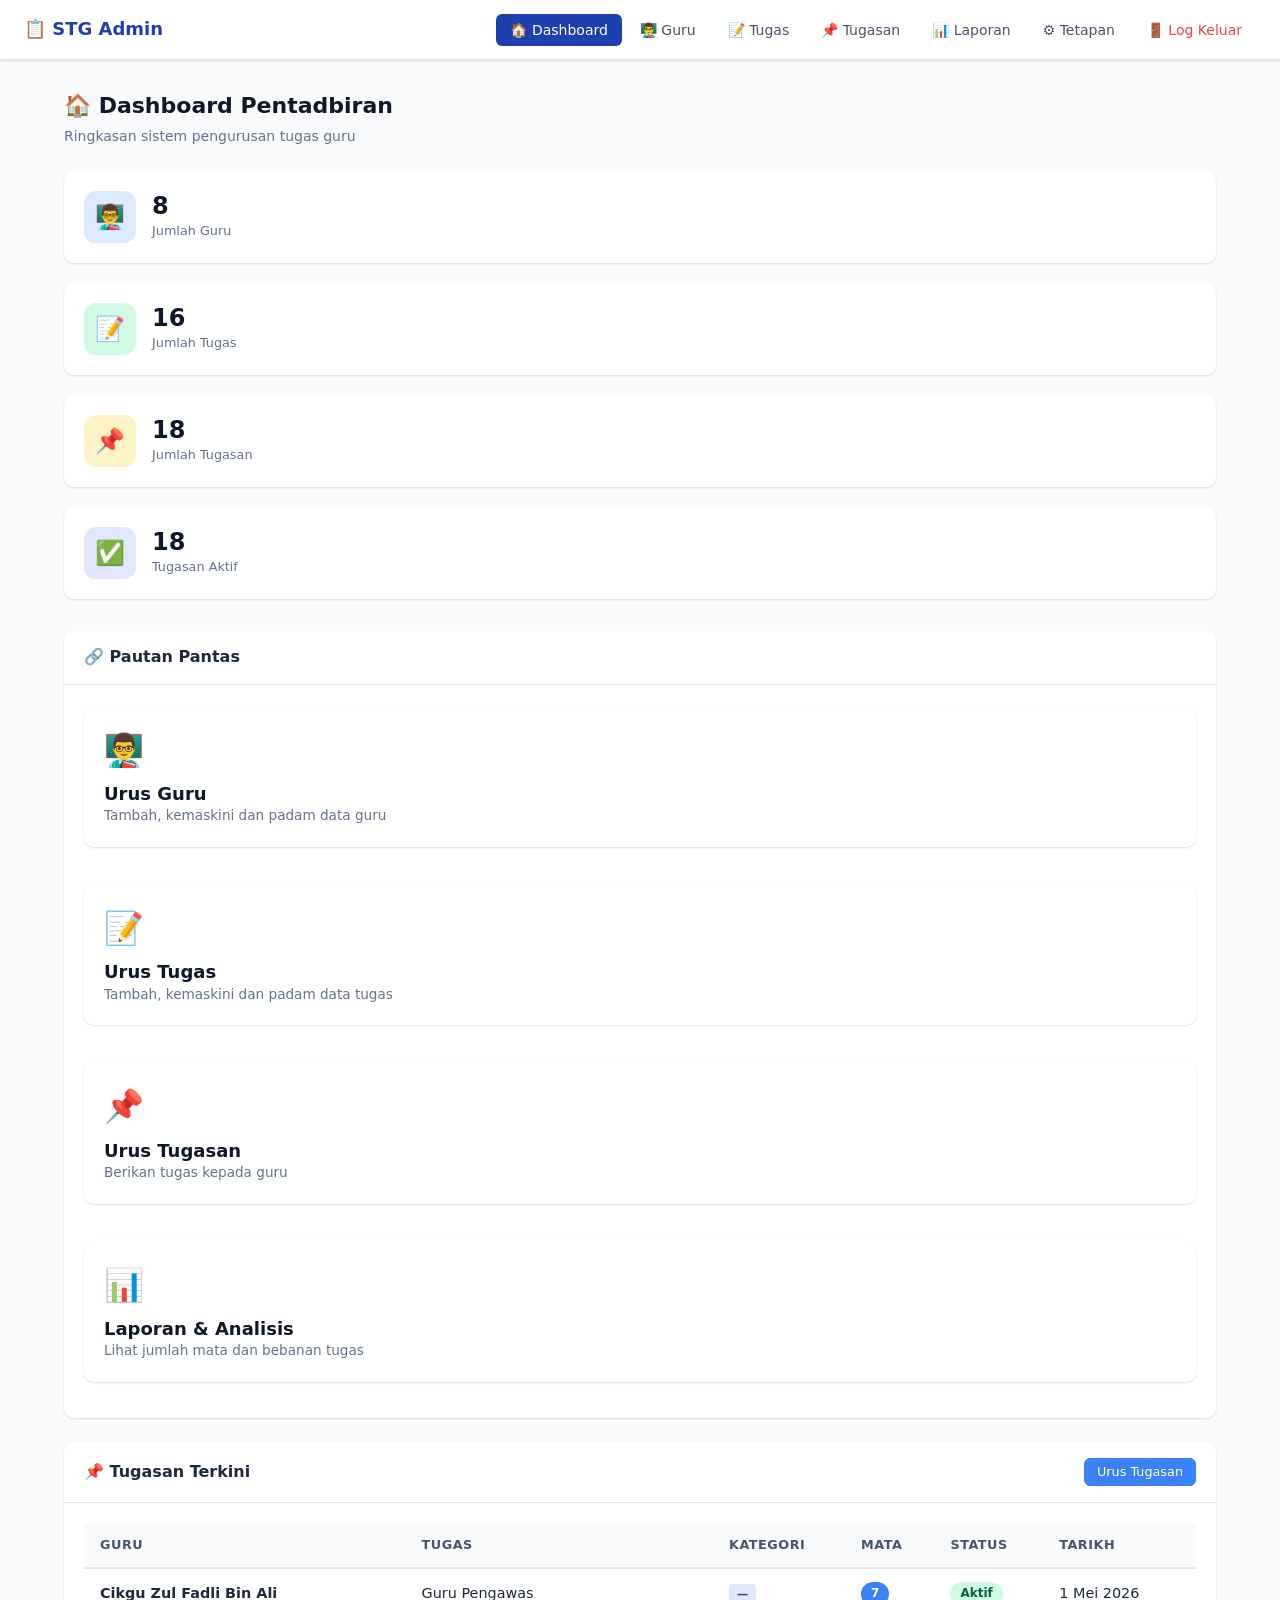
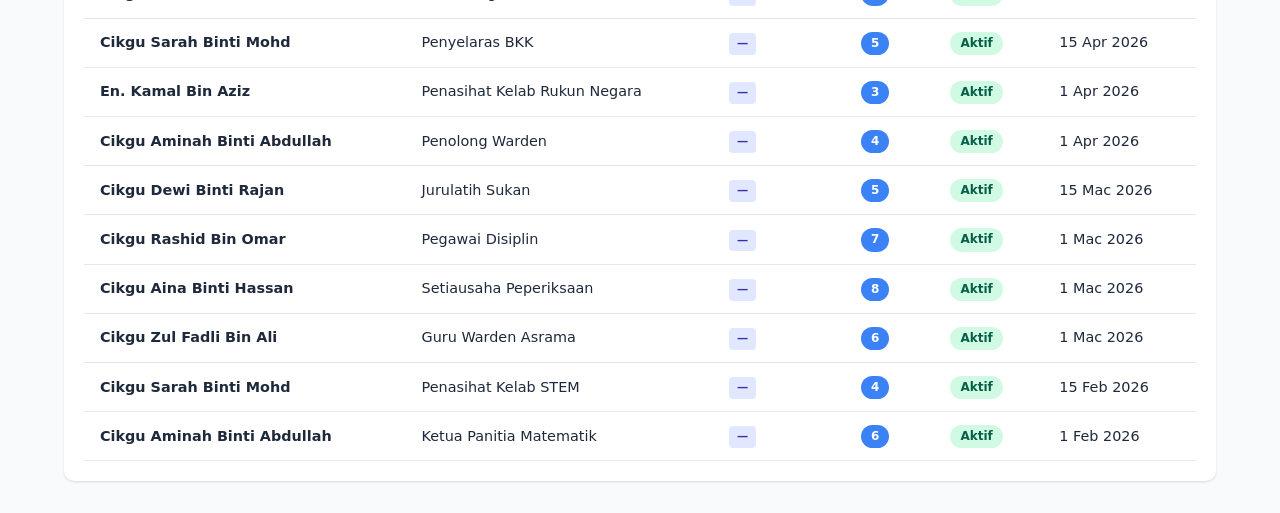
<file: admin/index.html>
<!DOCTYPE html>
<html lang="ms">
<head>
  <meta charset="UTF-8">
  <meta name="viewport" content="width=device-width, initial-scale=1.0">
  <title>Dashboard Admin - Sistem Tugas Guru</title>
  <link rel="stylesheet" href="../css/style.css">
</head>
<body>

<!-- Navbar -->
<nav class="navbar">
  <div class="navbar-brand">📋 STG Admin</div>
  <button class="navbar-toggle" onclick="document.querySelector('.navbar-nav').classList.toggle('show')">☰</button>
  <ul class="navbar-nav">
    <li class="nav-item"><a class="nav-link active" href="index.html">🏠 Dashboard</a></li>
    <li class="nav-item"><a class="nav-link" href="guru.html">👨‍🏫 Guru</a></li>
    <li class="nav-item"><a class="nav-link" href="tugas.html">📝 Tugas</a></li>
    <li class="nav-item"><a class="nav-link" href="tugasan.html">📌 Tugasan</a></li>
    <li class="nav-item"><a class="nav-link" href="laporan.html">📊 Laporan</a></li>
    <li class="nav-item"><a class="nav-link" href="tetapan.html">⚙️ Tetapan</a></li>
    <li class="nav-item"><a class="nav-link logout-btn" href="#" onclick="stg.logout()">🚪 Log Keluar</a></li>
  </ul>
</nav>

<main class="section">
  <div class="container">

    <!-- Page Header -->
    <div class="page-header">
      <h2>🏠 Dashboard Pentadbiran</h2>
      <p>Ringkasan sistem pengurusan tugas guru</p>
    </div>

    <!-- Stat Cards -->
    <div class="row" id="statCards">
      <!-- Filled by JS -->
    </div>

    <!-- Quick Links -->
    <div class="mt-5">
      <div class="card">
        <div class="card-header">
          <h3>🔗 Pautan Pantas</h3>
        </div>
        <div class="card-body">
          <div class="row">
            <div class="col-12 col-md-6 col-sm-12 mb-3">
              <a href="guru.html" class="card" style="display:block;padding:1.25rem;text-decoration:none;color:inherit;">
                <div style="font-size:2rem;margin-bottom:6px;">👨‍🏫</div>
                <h4>Urus Guru</h4>
                <p class="text-muted" style="font-size:0.85rem;">Tambah, kemaskini dan padam data guru</p>
              </a>
            </div>
            <div class="col-12 col-md-6 col-sm-12 mb-3">
              <a href="tugas.html" class="card" style="display:block;padding:1.25rem;text-decoration:none;color:inherit;">
                <div style="font-size:2rem;margin-bottom:6px;">📝</div>
                <h4>Urus Tugas</h4>
                <p class="text-muted" style="font-size:0.85rem;">Tambah, kemaskini dan padam data tugas</p>
              </a>
            </div>
            <div class="col-12 col-md-6 col-sm-12 mb-3">
              <a href="tugasan.html" class="card" style="display:block;padding:1.25rem;text-decoration:none;color:inherit;">
                <div style="font-size:2rem;margin-bottom:6px;">📌</div>
                <h4>Urus Tugasan</h4>
                <p class="text-muted" style="font-size:0.85rem;">Berikan tugas kepada guru</p>
              </a>
            </div>
            <div class="col-12 col-md-6 col-sm-12 mb-3">
              <a href="laporan.html" class="card" style="display:block;padding:1.25rem;text-decoration:none;color:inherit;">
                <div style="font-size:2rem;margin-bottom:6px;">📊</div>
                <h4>Laporan & Analisis</h4>
                <p class="text-muted" style="font-size:0.85rem;">Lihat jumlah mata dan bebanan tugas</p>
              </a>
            </div>
          </div>
        </div>
      </div>
    </div>

    <!-- Recent Assignments -->
    <div class="mt-4">
      <div class="card">
        <div class="card-header">
          <h3>📌 Tugasan Terkini</h3>
          <a href="tugasan.html" class="btn btn-sm btn-accent">Urus Tugasan</a>
        </div>
        <div class="card-body">
          <div class="table-container">
            <table class="table-responsive-mobile" id="recentTable">
              <thead>
                <tr>
                  <th>Guru</th>
                  <th>Tugas</th>
                  <th>Kategori</th>
                  <th>Mata</th>
                  <th>Status</th>
                  <th>Tarikh</th>
                </tr>
              </thead>
              <tbody id="recentTbody">
                <!-- Filled by JS -->
              </tbody>
            </table>
          </div>
        </div>
      </div>
    </div>

  </div>
</main>

<script src="../js/data.js"></script>
<script src="../js/app.js"></script>
<script>
// === Dashboard Render ===

function renderStats() {
  var stats = getStatKeseluruhan();
  var container = document.getElementById('statCards');

  var cards = [
    { icon: '👨‍🏫', bg: 'blue', value: stats.totalGuru, label: 'Jumlah Guru' },
    { icon: '📝', bg: 'green', value: stats.totalTugas, label: 'Jumlah Tugas' },
    { icon: '📌', bg: 'orange', value: stats.totalTugasan, label: 'Jumlah Tugasan' },
    { icon: '✅', bg: 'purple', value: stats.totalTugasanAktif, label: 'Tugasan Aktif' }
  ];

  var html = '';
  cards.forEach(function(c) {
    html += '<div class="col-12 col-md-6 col-lg-3">';
    html += '<div class="stat-card">';
    html += '<div class="stat-icon ' + c.bg + '">' + c.icon + '</div>';
    html += '<div class="stat-info">';
    html += '<h3>' + c.value + '</h3>';
    html += '<p>' + c.label + '</p>';
    html += '</div>';
    html += '</div>';
    html += '</div>';
  });

  container.innerHTML = html;
}

function renderRecent() {
  var tugasan = getTugasan();
  var guru = getGuru();
  var tugas = getTugas();

  // Sort by most recent (by id, which has timestamp)
  var recent = tugasan.slice().reverse().slice(0, 10);

  var tbody = document.getElementById('recentTbody');

  if (recent.length === 0) {
    tbody.innerHTML = '<tr><td colspan="6" class="text-center text-muted">Tiada tugasan buat masa ini</td></tr>';
    return;
  }

  var html = '';
  recent.forEach(function(a) {
    var g = guru.find(function(g) { return g.id === a.guruId; });
    var t = tugas.find(function(t) { return t.id === a.tugasId; });
    var guruNama = g ? g.nama : '—';
    var tugasNama = t ? t.nama : '—';
    var tugasPoint = t ? t.point : 0;
    var kategoriNama = t ? stg.kategoriNamaBoleh(t.kategori) : '—';
    var kategoriClass = t ? 'badge-' + getKategoriColorClass(t.kategori) : '';

    html += '<tr>';
    html += '<td data-label="Guru"><strong>' + guruNama + '</strong></td>';
    html += '<td data-label="Tugas">' + tugasNama + '</td>';
    html += '<td data-label="Kategori"><span class="badge-kategori ' + kategoriClass + '">' + kategoriNama + '</span></td>';
    html += '<td data-label="Mata"><span class="badge badge-pt">' + tugasPoint + '</span></td>';
    html += '<td data-label="Status"><span class="badge badge-success">' + a.status + '</span></td>';
    html += '<td data-label="Tarikh">' + stg.formatDate(a.tarikh) + '</td>';
    html += '</tr>';
  });

  tbody.innerHTML = html;
}

function getKategoriColorClass(id) {
  var map = { k1: 'pentadbiran', k2: 'kurikulum', k3: 'hem', k4: 'kokurikulum' };
  return map[id] || 'pentadbiran';
}

// === Init ===
renderStats();
renderRecent();
</script>

</body>
</html>
</file>
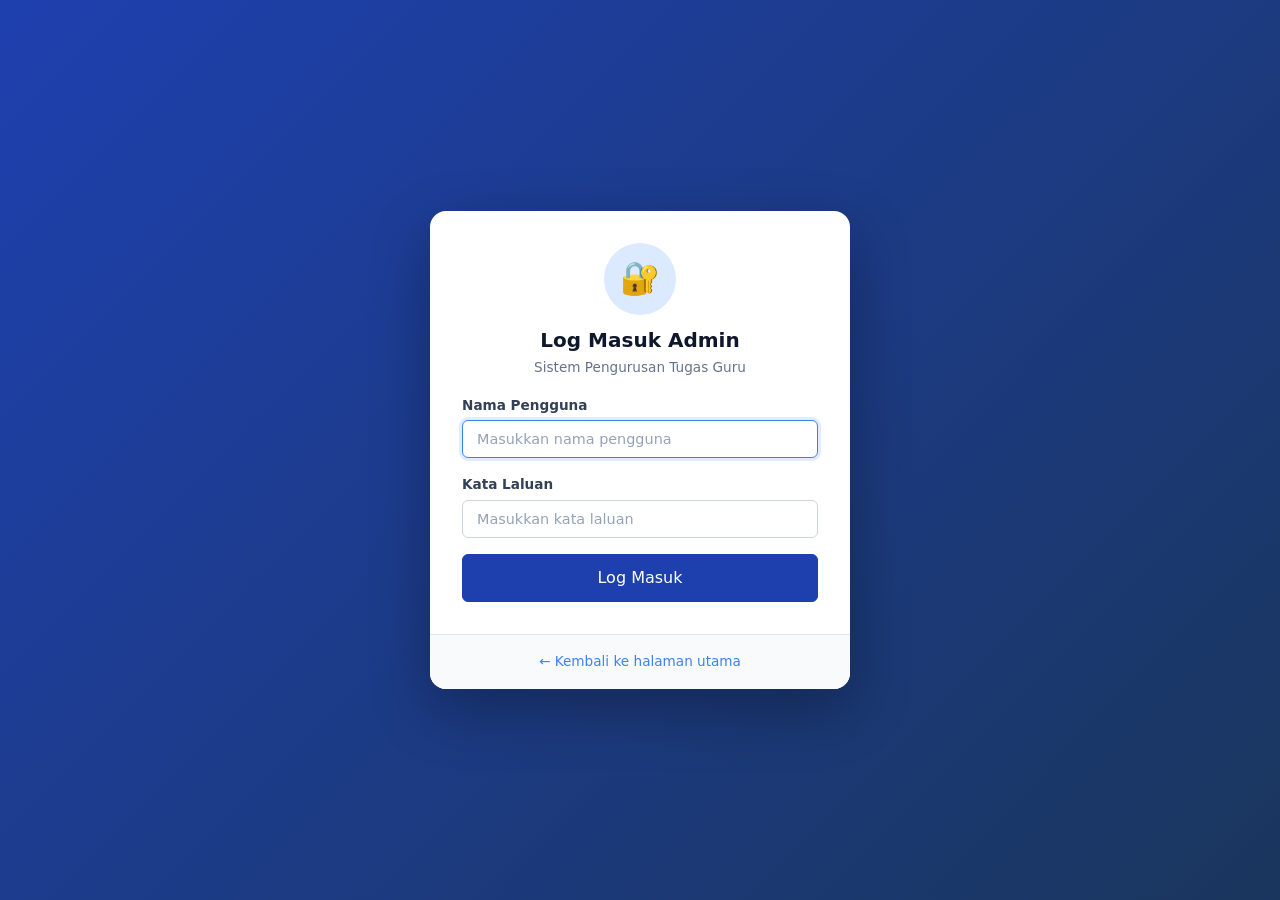
<file: admin/guru.html>
<!DOCTYPE html>
<html lang="ms">
<head>
  <meta charset="UTF-8">
  <meta name="viewport" content="width=device-width, initial-scale=1.0">
  <title>Urus Guru - Sistem Tugas Guru</title>
  <link rel="stylesheet" href="../css/style.css">
</head>
<body>

<nav class="navbar">
  <div class="navbar-brand">📋 STG Admin</div>
  <button class="navbar-toggle" onclick="document.querySelector('.navbar-nav').classList.toggle('show')">☰</button>
  <ul class="navbar-nav">
    <li class="nav-item"><a class="nav-link" href="index.html">🏠 Dashboard</a></li>
    <li class="nav-item"><a class="nav-link active" href="guru.html">👨‍🏫 Guru</a></li>
    <li class="nav-item"><a class="nav-link" href="tugas.html">📝 Tugas</a></li>
    <li class="nav-item"><a class="nav-link" href="tugasan.html">📌 Tugasan</a></li>
    <li class="nav-item"><a class="nav-link" href="laporan.html">📊 Laporan</a></li>
    <li class="nav-item"><a class="nav-link" href="tetapan.html">⚙️ Tetapan</a></li>
    <li class="nav-item"><a class="nav-link logout-btn" href="#" onclick="stg.logout()">🚪 Log Keluar</a></li>
  </ul>
</nav>

<main class="section">
  <div class="container">

    <div class="page-header d-flex flex-wrap justify-between align-center gap-2">
      <div>
        <h2>👨‍🏫 Urus Guru</h2>
        <p>Tambah, kemaskini dan padam data guru</p>
      </div>
    </div>

    <!-- Add Guru Form -->
    <div class="card mb-4">
      <div class="card-header">
        <h3>➕ Tambah Guru Baru</h3>
      </div>
      <div class="card-body">
        <form onsubmit="addNewGuru(event)" class="row" style="gap:0;margin:0;">
          <div class="col-12 col-md-5" style="padding-right:8px;">
            <div class="form-group">
              <label for="guruNama">Nama Guru</label>
              <input type="text" id="guruNama" class="form-control" placeholder="Cth: Cikgu Ahmad" required>
            </div>
          </div>
          <div class="col-12 col-md-5" style="padding:0 8px;">
            <div class="form-group">
              <label for="guruJawatan">Jawatan</label>
              <input type="text" id="guruJawatan" class="form-control" placeholder="Cth: Guru Bahasa Melayu" required>
            </div>
          </div>
          <div class="col-12 col-md-2 d-flex align-center" style="padding-left:8px;">
            <div class="form-group" style="width:100%;padding-top:22px;">
              <button type="submit" class="btn btn-primary btn-block">➕ Tambah</button>
            </div>
          </div>
        </form>
      </div>
    </div>

    <!-- Guru Table -->
    <div class="card">
      <div class="card-header">
        <h3>📋 Senarai Guru</h3>
        <span class="text-muted" id="guruCount">0 orang</span>
      </div>
      <div class="card-body">
        <div class="table-container">
          <table class="table-responsive-mobile" id="guruTable">
            <thead>
              <tr>
                <th>#</th>
                <th>Nama Guru</th>
                <th>Jawatan</th>
                <th>Jumlah Tugasan</th>
                <th>Tindakan</th>
              </tr>
            </thead>
            <tbody id="guruTbody">
              <!-- Filled by JS -->
            </tbody>
          </table>
        </div>
      </div>
    </div>

  </div>
</main>

<script src="../js/data.js"></script>
<script src="../js/app.js"></script>
<script>
// === Guru Management ===

function renderGuru() {
  var list = getGuru();
  var tugasan = getTugasan();
  var tbody = document.getElementById('guruTbody');
  document.getElementById('guruCount').textContent = list.length + ' orang';

  if (list.length === 0) {
    tbody.innerHTML = '<tr><td colspan="5" class="text-center text-muted">Tiada guru didaftarkan</td></tr>';
    return;
  }

  var html = '';
  list.forEach(function(g, i) {
    var jumTugasan = tugasan.filter(function(a) { return a.guruId === g.id; }).length;
    html += '<tr>';
    html += '<td data-label="#">' + (i + 1) + '</td>';
    html += '<td data-label="Nama Guru"><strong>' + g.nama + '</strong></td>';
    html += '<td data-label="Jawatan">' + g.jawatan + '</td>';
    html += '<td data-label="Jumlah Tugasan"><span class="badge badge-primary">' + jumTugasan + '</span></td>';
    html += '<td data-label="Tindakan">';
    html += '<div class="actions">';
    html += '<button class="btn btn-sm btn-danger" onclick="confirmDeleteGuru(\'' + g.id + '\', \'' + g.nama.replace(/'/g, "\\'") + '\')">🗑️ Padam</button>';
    html += '</div>';
    html += '</td>';
    html += '</tr>';
  });

  tbody.innerHTML = html;
}

function addNewGuru(e) {
  e.preventDefault();
  var nama = document.getElementById('guruNama').value;
  var jawatan = document.getElementById('guruJawatan').value;

  if (!nama || !jawatan) {
    stg.showFlash('Sila isi semua ruangan.', 'danger');
    return;
  }

  var result = addGuru(nama, jawatan);
  if (result) {
    stg.showFlash('Guru "' + nama + '" berjaya ditambah!', 'success');
    document.getElementById('guruNama').value = '';
    document.getElementById('guruJawatan').value = '';
    document.getElementById('guruNama').focus();
    renderGuru();
  }
}

function confirmDeleteGuru(id, nama) {
  if (!confirm('Anda pasti ingin memadam "' + nama + '"? Semua tugasan berkaitan juga akan dipadam.')) {
    return;
  }
  deleteGuru(id);
  stg.showFlash('Guru "' + nama + '" telah dipadam.', 'warning');
  renderGuru();
}

// === Init ===
renderGuru();
</script>

</body>
</html>
</file>
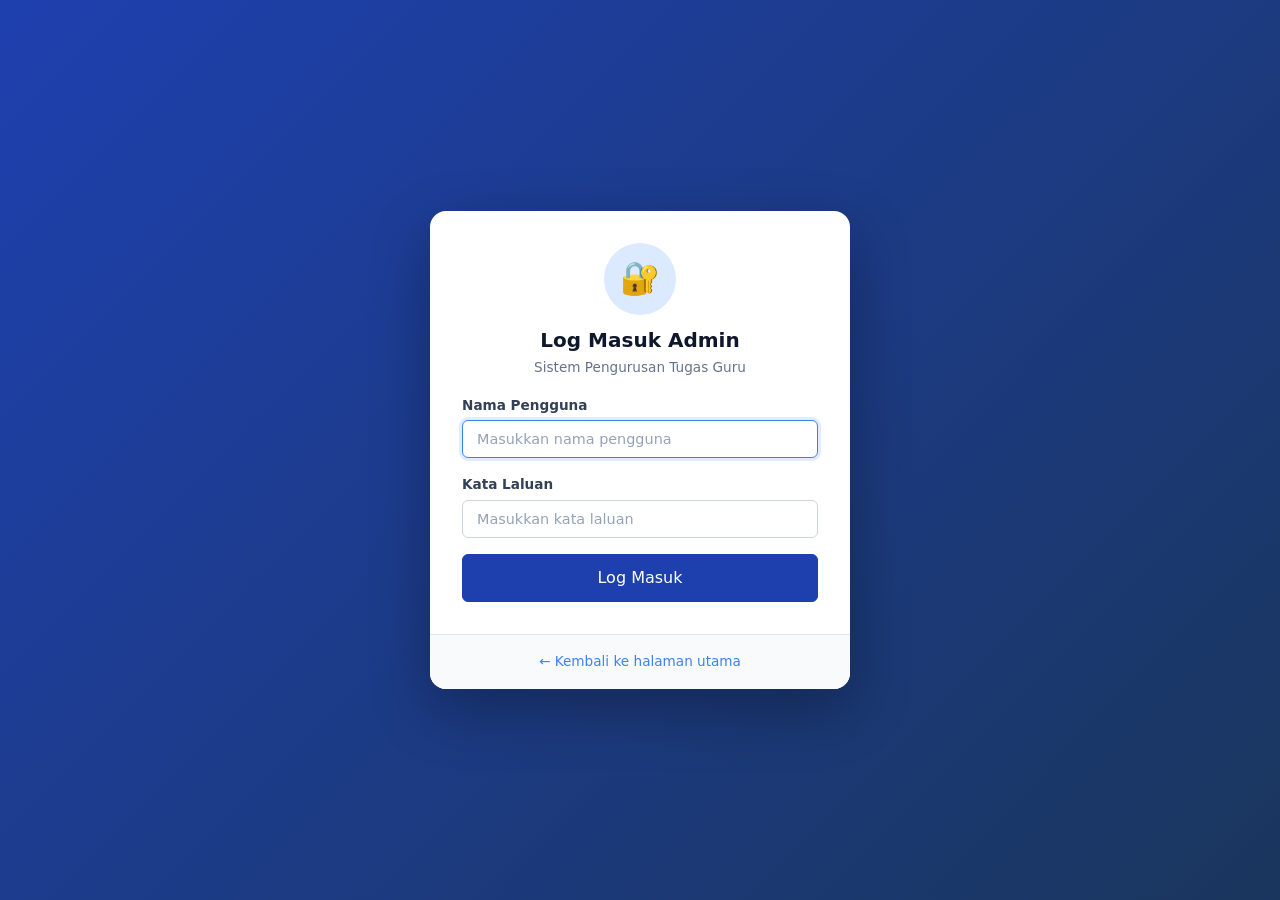
<file: admin/laporan.html>
<!DOCTYPE html>
<html lang="ms">
<head>
  <meta charset="UTF-8">
  <meta name="viewport" content="width=device-width, initial-scale=1.0">
  <title>Laporan - Sistem Tugas Guru</title>
  <link rel="stylesheet" href="../css/style.css">
</head>
<body>

<nav class="navbar">
  <div class="navbar-brand">📋 STG Admin</div>
  <button class="navbar-toggle" onclick="document.querySelector('.navbar-nav').classList.toggle('show')">☰</button>
  <ul class="navbar-nav">
    <li class="nav-item"><a class="nav-link" href="index.html">🏠 Dashboard</a></li>
    <li class="nav-item"><a class="nav-link" href="guru.html">👨‍🏫 Guru</a></li>
    <li class="nav-item"><a class="nav-link" href="tugas.html">📝 Tugas</a></li>
    <li class="nav-item"><a class="nav-link" href="tugasan.html">📌 Tugasan</a></li>
    <li class="nav-item"><a class="nav-link active" href="laporan.html">📊 Laporan</a></li>
    <li class="nav-item"><a class="nav-link" href="tetapan.html">⚙️ Tetapan</a></li>
    <li class="nav-item"><a class="nav-link logout-btn" href="#" onclick="stg.logout()">🚪 Log Keluar</a></li>
  </ul>
</nav>

<main class="section">
  <div class="container">

    <div class="page-header d-flex flex-wrap justify-between align-center gap-2">
      <div>
        <h2>📊 Laporan & Analisis</h2>
        <p>Ringkasan pengagihan tugas dan mata setiap guru</p>
      </div>
      <button class="btn btn-outline btn-sm" onclick="cetakLaporanProPer()">🖨️ Cetak Laporan</button>
    </div>

    <!-- Summary Stats -->
    <div class="row" id="reportStats">
      <!-- Filled by JS -->
    </div>

    <!-- Bar Chart - Workload Comparison -->
    <div class="card mt-4">
      <div class="card-header">
        <h3>📊 Carta Perbandingan Beban Tugas (Mata)</h3>
      </div>
      <div class="card-body">
        <div class="chart-bar-container" id="barChartContainer">
          <!-- Filled by JS -->
        </div>
      </div>
    </div>

    <!-- Detailed Table -->
    <div class="card mt-4">
      <div class="card-header">
        <h3>📋 Laporan Terperinci Guru</h3>
        <span class="text-muted" id="laporanCount">0 guru</span>
      </div>
      <div class="card-body">
        <div class="table-container">
          <table class="table-responsive-mobile" id="laporanTable">
            <thead>
              <tr>
                <th>#</th>
                <th>Nama Guru</th>
                <th>Jawatan</th>
                <th>Jumlah Tugas</th>
                <th>Jumlah Mata</th>
                <th>Tugasan</th>
              </tr>
            </thead>
            <tbody id="laporanTbody">
              <!-- Filled by JS -->
            </tbody>
          </table>
        </div>
      </div>
    </div>

    <!-- Teacher Detail Cards (expandable) -->
    <div class="card mt-4 no-print">
      <div class="card-header">
        <h3>📋 Senarai Tugasan Setiap Guru</h3>
      </div>
      <div class="card-body" id="teacherDetailContainer">
        <!-- Filled by JS -->
      </div>
    </div>

  </div>
</main>

<script src="../js/data.js"></script>
<script src="../js/app.js"></script>
<script>
// === Cetak Laporan Format Proper ===
function cetakLaporanProPer() {
  var tetapan = getTetapan();
  var laporan = getLaporanGuru();
  var semuaGuru = getGuru();

  // Cari Pengetua dari Senarai_Guru
  var pengetua = null;
  for (var i = 0; i < semuaGuru.length; i++) {
    var j = semuaGuru[i].jawatan ? semuaGuru[i].jawatan.toLowerCase() : '';
    if (j.indexOf('pengetua') !== -1 || j.indexOf('pengetua') !== -1) {
      pengetua = semuaGuru[i].nama;
      break;
    }
  }
  if (!pengetua) pengetua = '___________________';

  var sekolah = tetapan.namaSekolah || 'SMK (P) Jalan Ipoh';
  var today = new Date();
  var hari = today.toLocaleDateString('ms-MY', { day: 'numeric', month: 'long', year: 'numeric' });

  // Kira jumlah keseluruhan
  var totalGuru = laporan.length;
  var totalMata = 0;
  var totalTugasan = 0;
  laporan.forEach(function(g) {
    totalMata += g.totalPoint;
    totalTugasan += g.jumlahTugas;
  });

  // Bina jadual HTML
  var tableRows = '';
  laporan.forEach(function(g, i) {
    var senaraiTugas = '';
    if (g.tugasList.length > 0) {
      g.tugasList.forEach(function(t, idx) {
        if (idx > 0) senaraiTugas += '<br>';
        senaraiTugas += '• ' + t.nama + ' (' + t.point + ' pt)';
      });
    } else {
      senaraiTugas = '<span style="color:#999;">Tiada tugasan</span>';
    }
    tableRows += '<tr>' +
      '<td style="text-align:center;width:40px;">' + (i + 1) + '</td>' +
      '<td><strong>' + g.nama + '</strong></td>' +
      '<td>' + (g.jawatan || '—') + '</td>' +
      '<td style="font-size:11px;">' + senaraiTugas + '</td>' +
      '<td style="text-align:center;font-weight:700;color:#1e40af;">' + g.totalPoint + '</td>' +
      '</tr>';
  });

  // Buka window baru
  var w = window.open('', '_blank', 'width=1100,height=800');

  w.document.write('<!DOCTYPE html><html lang="ms"><head><meta charset="UTF-8">');
  w.document.write('<title>Laporan Pengagihan Tugas Guru - ' + sekolah + '</title>');
  w.document.write('<style>');
  w.document.write('@page { margin: 20mm 15mm 20mm 15mm; }');
  w.document.write('* { margin: 0; padding: 0; box-sizing: border-box; }');
  w.document.write('body { font-family: "Segoe UI", Arial, sans-serif; color: #222; padding: 30px; font-size: 12px; }');
  w.document.write('.header { text-align: center; margin-bottom: 25px; border-bottom: 3px double #1e40af; padding-bottom: 15px; }');
  w.document.write('.header h1 { font-size: 18px; color: #1e40af; margin-bottom: 3px; }');
  w.document.write('.header h2 { font-size: 14px; color: #333; font-weight: normal; }');
  w.document.write('.header .sub { font-size: 11px; color: #666; margin-top: 3px; }');
  w.document.write('.meta { display: flex; justify-content: space-between; margin-bottom: 15px; padding: 8px 12px; background: #f0f4ff; border-radius: 5px; font-size: 11px; }');
  w.document.write('.meta span { font-weight: 600; color: #1e40af; }');
  w.document.write('table { width: 100%; border-collapse: collapse; font-size: 11px; }');
  w.document.write('thead th { background: #1e40af; color: white; padding: 8px 6px; text-align: center; font-weight: 600; border: 1px solid #1a36a0; }');
  w.document.write('tbody td { padding: 6px 5px; border: 1px solid #d0d5dd; text-align: left; }');
  w.document.write('tbody tr:nth-child(even) { background: #f8faff; }');
  w.document.write('.footer { margin-top: 30px; display: flex; justify-content: space-between; font-size: 11px; }');
  w.document.write('.ttd { text-align: center; width: 200px; }');
  w.document.write('.ttd .line { margin-top: 50px; padding-top: 3px; border-top: 1px solid #333; font-weight: 600; }');
  w.document.write('.summary { margin: 15px 0; padding: 10px 15px; background: #f0fdf4; border-left: 4px solid #22c55e; border-radius: 4px; font-size: 11px; }');
  w.document.write('.summary span { font-weight: 700; color: #166534; }');
  w.document.write('.no-print { text-align: center; margin: 20px 0; }');
  w.document.write('.no-print button { padding: 10px 30px; font-size: 14px; background: #1e40af; color: white; border: none; border-radius: 6px; cursor: pointer; margin: 0 5px; }');
  w.document.write('.no-print button:hover { background: #2563eb; }');
  w.document.write('@media print { body { padding: 0; } .no-print { display: none; } }');
  w.document.write('</style></head><body>');

  w.document.write('<div class="no-print"><button onclick="window.print()">🖨️ Cetak Laporan Ini</button><button onclick="window.close()" style="background:#6b7280;">✖ Tutup</button></div>');

  w.document.write('<div class="header">');
  w.document.write('<h1>' + sekolah + '</h1>');
  w.document.write('<h2>LAPORAN PENGAGIHAN TUGAS GURU</h2>');
  w.document.write('<div class="sub">Sistem Pemberatan Tugas Guru (SPTG)</div></div>');

  w.document.write('<div class="meta">');
  w.document.write('<div><span>Bilangan Guru:</span> ' + totalGuru + ' orang</div>');
  w.document.write('<div><span>Jumlah Tugasan:</span> ' + totalTugasan + '</div>');
  w.document.write('<div><span>Jumlah Mata:</span> ' + totalMata + '</div>');
  w.document.write('<div><span>Tarikh Cetak:</span> ' + hari + '</div></div>');

  w.document.write('<div class="summary">📊 Ringkasan: Seramai <span>' + totalGuru + '</span> orang guru menerima <span>' + totalTugasan + '</span> tugasan dengan jumlah mata keseluruhan <span>' + totalMata + '</span>.</div>');

  w.document.write('<table><thead><tr><th>Bil</th><th>Nama Guru</th><th>Jawatan</th><th>Senarai Tugasan</th><th>Jumlah Mata</th></tr></thead><tbody>');
  w.document.write(tableRows);
  w.document.write('</tbody></table>');

  w.document.write('<div class="footer" style="justify-content:center;">');
  w.document.write('<div class="ttd"><div>Diluluskan oleh:</div><div class="line">( ' + pengetua + ' )</div><div style="font-size:10px;color:#666;margin-top:3px;">Pengetua ' + sekolah + '</div></div>');
  w.document.write('</div>');

  w.document.write('<div style="text-align:center;margin-top:15px;font-size:9px;color:#999;border-top:1px dotted #ccc;padding-top:8px;">');
  w.document.write('Laporan ini dijana secara automatik oleh Sistem Pemberatan Tugas Guru (SPTG) — ' + hari + '</div>');

  w.document.write('<div class="no-print" style="margin-top:10px;"><button onclick="window.print()">🖨️ Cetak Laporan Ini</button><button onclick="window.close()" style="background:#6b7280;">✖ Tutup</button></div>');

  w.document.write('<script>window.onload=function(){setTimeout(function(){window.print();},500);};<' + '/script>');
  w.document.write('</body></html>');
  w.document.close();
}

// === Laporan Render ===

function renderReportStats() {
  var stats = getStatKeseluruhan();
  var laporan = getLaporanGuru();
  var totalMata = laporan.reduce(function(sum, g) { return sum + g.totalPoint; }, 0);
  var avgMata = laporan.length > 0 ? Math.round(totalMata / laporan.length) : 0;

  var container = document.getElementById('reportStats');

  var cards = [
    { icon: '👨‍🏫', bg: 'blue', value: stats.totalGuru, label: 'Guru Bertugas' },
    { icon: '📝', bg: 'green', value: stats.totalTugas, label: 'Jenis Tugas' },
    { icon: '📌', bg: 'orange', value: stats.totalTugasan, label: 'Jumlah Tugasan' },
    { icon: '⭐', bg: 'purple', value: avgMata, label: 'Purata Mata/Guru' }
  ];

  var html = '';
  cards.forEach(function(c) {
    html += '<div class="col-12 col-md-6 col-lg-3">';
    html += '<div class="stat-card">';
    html += '<div class="stat-icon ' + c.bg + '">' + c.icon + '</div>';
    html += '<div class="stat-info">';
    html += '<h3>' + c.value + '</h3>';
    html += '<p>' + c.label + '</p>';
    html += '</div>';
    html += '</div>';
    html += '</div>';
  });

  container.innerHTML = html;
}

function renderBarChart() {
  var laporan = getLaporanGuru();
  var container = document.getElementById('barChartContainer');

  if (laporan.length === 0) {
    container.innerHTML = '<p class="text-muted text-center">Tiada data untuk dipaparkan</p>';
    return;
  }

  var maxPoint = Math.max.apply(null, laporan.map(function(g) { return g.totalPoint; }));
  if (maxPoint === 0) maxPoint = 1;

  var html = '';
  laporan.forEach(function(g) {
    var percent = Math.round((g.totalPoint / maxPoint) * 100);
    html += '<div class="chart-bar-row">';
    html += '<div class="chart-bar-label">' + g.nama + '</div>';
    html += '<div class="chart-bar-track">';
    html += '<div class="chart-bar-fill" style="width:' + Math.max(percent, 8) + '%;">' + g.totalPoint + '</div>';
    html += '</div>';
    html += '<div class="chart-bar-value">' + g.jumlahTugas + ' tugas</div>';
    html += '</div>';
  });

  container.innerHTML = html;
}

function renderLaporanTable() {
  var laporan = getLaporanGuru();
  var tbody = document.getElementById('laporanTbody');
  document.getElementById('laporanCount').textContent = laporan.length + ' guru';

  if (laporan.length === 0) {
    tbody.innerHTML = '<tr><td colspan="6" class="text-center text-muted">Tiada data laporan</td></tr>';
    return;
  }

  var html = '';
  laporan.forEach(function(g, i) {
    html += '<tr>';
    html += '<td data-label="#">' + (i + 1) + '</td>';
    html += '<td data-label="Nama Guru"><strong>' + g.nama + '</strong></td>';
    html += '<td data-label="Jawatan">' + g.jawatan + '</td>';
    html += '<td data-label="Jumlah Tugas"><span class="badge badge-primary">' + g.jumlahTugas + '</span></td>';
    html += '<td data-label="Jumlah Mata"><span class="badge badge-pt">' + g.totalPoint + '</span></td>';
    html += '<td data-label="Tugasan">';
    if (g.tugasList.length > 0) {
      html += '<div style="font-size:0.8rem;">';
      g.tugasList.forEach(function(t) {
        html += '<div>• ' + t.nama + ' <span class="badge badge-pt">' + t.point + '</span></div>';
      });
      html += '</div>';
    } else {
      html += '<span class="text-muted">Tiada</span>';
    }
    html += '</td>';
    html += '</tr>';
  });

  tbody.innerHTML = html;
}

function renderTeacherDetails() {
  var laporan = getLaporanGuru();
  var container = document.getElementById('teacherDetailContainer');

  if (laporan.length === 0) {
    container.innerHTML = '<p class="text-muted text-center">Tiada data</p>';
    return;
  }

  var html = '<div class="row">';
  laporan.forEach(function(g) {
    html += '<div class="col-12 col-md-6 mb-3">';
    html += '<div class="card" style="height:100%;">';
    html += '<div class="card-header">';
    html += '<h3>' + g.nama + '</h3>';
    html += '<span class="badge badge-pt">' + g.totalPoint + ' mata</span>';
    html += '</div>';
    html += '<div class="card-body">';
    if (g.tugasList.length === 0) {
      html += '<p class="text-muted" style="font-size:0.85rem;">Tiada tugasan</p>';
    } else {
      g.tugasList.forEach(function(t) {
        var katClass = stg.kategoriBadgeClass(t.kategoriId);
        html += '<div class="task-item" style="margin-bottom:6px;">';
        html += '<div>';
        html += '<span class="kategori-badge badge-' + katClass + '">' + t.kategori + '</span> ';
        html += '<strong>' + t.nama + '</strong>';
        html += '<br><small class="text-muted">' + stg.formatDate(t.tarikh) + '</small>';
        html += '</div>';
        html += '<span class="task-point">' + t.point + ' pt</span>';
        html += '</div>';
      });
    }
    html += '</div>';
    html += '</div>';
    html += '</div>';
  });
  html += '</div>';

  container.innerHTML = html;
}

// === Init ===
renderReportStats();
renderBarChart();
renderLaporanTable();
renderTeacherDetails();
</script>

</body>
</html>
</file>
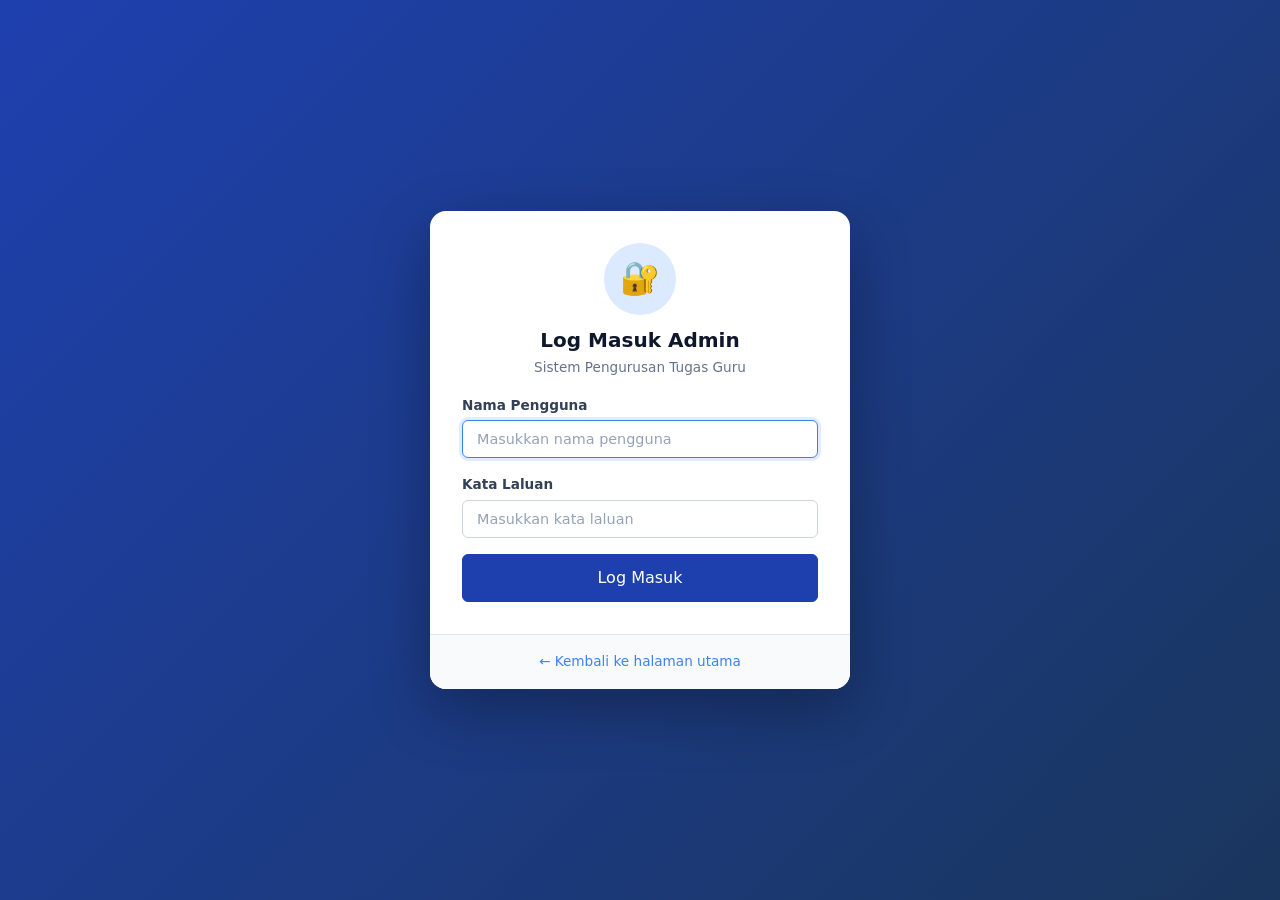
<file: admin/login.html>
<!DOCTYPE html>
<html lang="ms">
<head>
  <meta charset="UTF-8">
  <meta name="viewport" content="width=device-width, initial-scale=1.0">
  <title>Log Masuk Admin - SMK (P) Jalan Ipoh</title>
  <link rel="stylesheet" href="../css/style.css">
</head>
<body>

<div class="login-page">
  <div class="login-card">
    <div class="login-header">
      <div class="login-icon">🔐</div>
      <h2>Log Masuk Admin</h2>
      <p>Sistem Pengurusan Tugas Guru</p>
    </div>
    <div class="login-body">
      <div id="errorMsg" class="alert alert-danger" style="display:none;"></div>
      <form onsubmit="handleLogin(event)">
        <div class="form-group">
          <label for="username">Nama Pengguna</label>
          <input type="text" id="username" class="form-control" placeholder="Masukkan nama pengguna" required autocomplete="username" autofocus>
        </div>
        <div class="form-group">
          <label for="password">Kata Laluan</label>
          <input type="password" id="password" class="form-control" placeholder="Masukkan kata laluan" required autocomplete="current-password">
        </div>
        <button type="submit" class="btn btn-primary btn-block btn-lg mt-3">Log Masuk</button>
      </form>
    </div>
    <div class="login-footer">
      <a href="../index.html">← Kembali ke halaman utama</a>
    </div>
  </div>
</div>

<script>
function handleLogin(e) {
  e.preventDefault();
  var username = document.getElementById('username').value;
  var password = document.getElementById('password').value;
  var errorEl = document.getElementById('errorMsg');

  // Hardcoded credentials
  if (username === 'admin' && password === 'admin123') {
    localStorage.setItem('stg_admin', 'true');
    window.location.href = 'index.html';
  } else {
    errorEl.style.display = 'flex';
    errorEl.innerHTML = '❌ Nama pengguna atau kata laluan salah. Sila cuba lagi.';
    document.getElementById('password').value = '';
    document.getElementById('password').focus();
  }
}
</script>

</body>
</html>
</file>
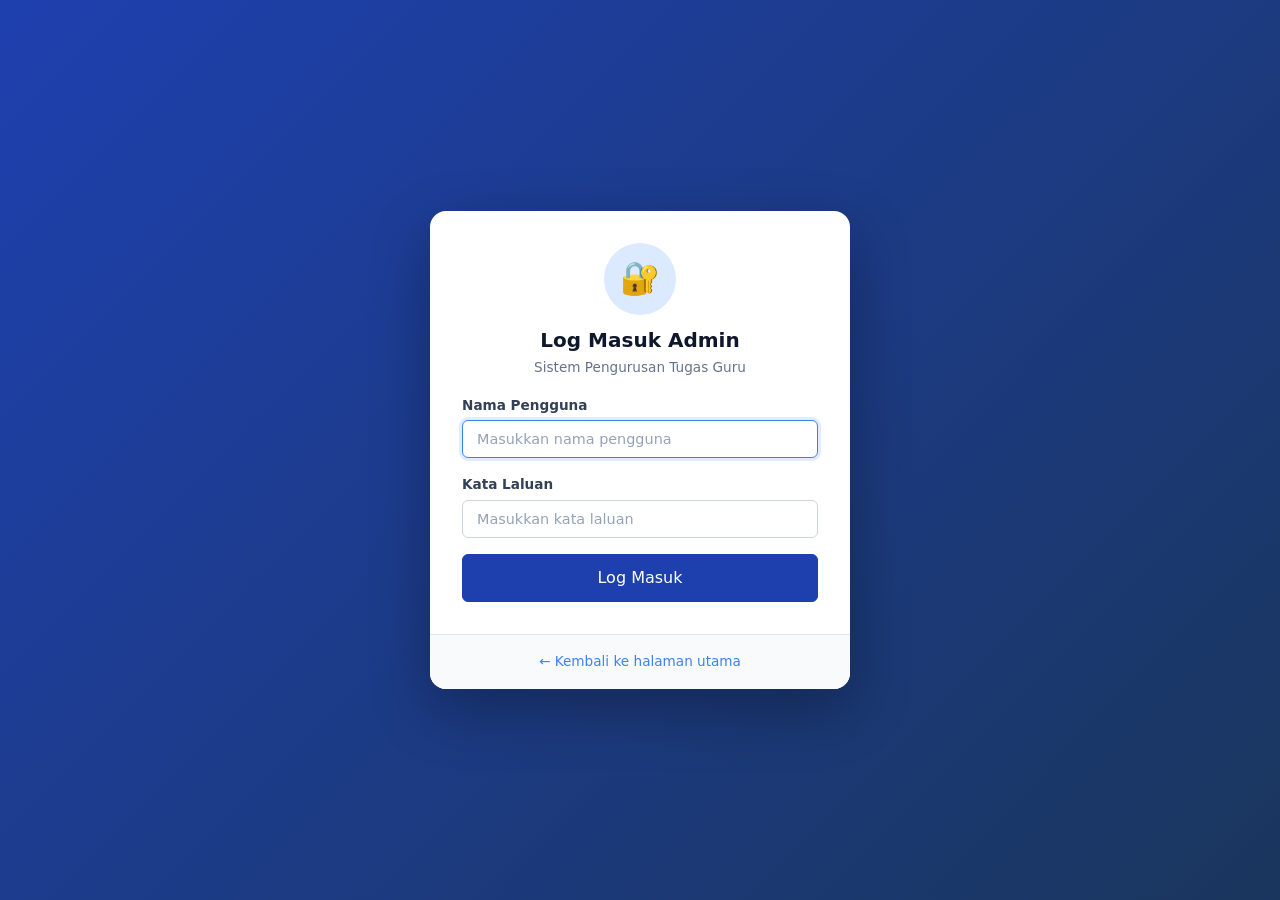
<file: admin/tetapan.html>
<!DOCTYPE html>
<html lang="ms">
<head>
  <meta charset="UTF-8">
  <meta name="viewport" content="width=device-width, initial-scale=1.0">
  <title>Tetapan - Sistem Tugas Guru</title>
  <link rel="stylesheet" href="../css/style.css">
</head>
<body>

<nav class="navbar">
  <div class="navbar-brand">📋 STG Admin</div>
  <button class="navbar-toggle" onclick="document.querySelector('.navbar-nav').classList.toggle('show')">☰</button>
  <ul class="navbar-nav">
    <li class="nav-item"><a class="nav-link" href="index.html">🏠 Dashboard</a></li>
    <li class="nav-item"><a class="nav-link" href="guru.html">👨‍🏫 Guru</a></li>
    <li class="nav-item"><a class="nav-link" href="tugas.html">📝 Tugas</a></li>
    <li class="nav-item"><a class="nav-link" href="tugasan.html">📌 Tugasan</a></li>
    <li class="nav-item"><a class="nav-link" href="laporan.html">📊 Laporan</a></li>
    <li class="nav-item"><a class="nav-link active" href="tetapan.html">⚙️ Tetapan</a></li>
    <li class="nav-item"><a class="nav-link logout-btn" href="#" onclick="stg.logout()">🚪 Log Keluar</a></li>
  </ul>
</nav>

<main class="section">
  <div class="container">

    <div class="page-header">
      <h2>⚙️ Tetapan Sistem</h2>
      <p>Konfigurasi maklumat sekolah dan sistem</p>
    </div>

    <div class="row">
      <!-- Settings Form -->
      <div class="col-12 col-md-8">
        <div class="card">
          <div class="card-header">
            <h3>🔧 Konfigurasi Sekolah</h3>
          </div>
          <div class="card-body">
            <form onsubmit="saveSettings(event)">
              <div class="form-group">
                <label for="setNamaSekolah">Nama Sekolah</label>
                <input type="text" id="setNamaSekolah" class="form-control" placeholder="Cth: SMK (P) Jalan Ipoh" required>
              </div>

              <div class="form-group">
                <label for="setNamaSistem">Nama Sistem</label>
                <input type="text" id="setNamaSistem" class="form-control" placeholder="Cth: Sistem Pengurusan Tugas Guru" required>
              </div>

              <div class="form-group">
                <label for="setLogoUrl">URL Logo Sekolah</label>
                <input type="url" id="setLogoUrl" class="form-control" placeholder="https://example.com/logo.png (optional)">
                <small class="text-muted">Masukkan URL gambar logo. Biarkan kosong jika tiada.</small>
              </div>

              <div class="form-group">
                <label for="setWarnaTema">Warna Tema</label>
                <div class="d-flex gap-2 align-center" style="flex-wrap:wrap;">
                  <input type="color" id="setWarnaTema" class="form-control" style="width:60px;height:44px;padding:2px;cursor:pointer;">
                  <span id="warnaPreview" style="font-size:0.85rem;color:var(--gray-500);">#1e40af</span>
                  <div style="display:flex;gap:4px;flex-wrap:wrap;">
                    <button type="button" class="btn btn-sm btn-outline" style="padding:4px 8px;font-size:0.75rem;" onclick="pilihWarna('#1e40af')">🔵 Biru</button>
                    <button type="button" class="btn btn-sm btn-outline" style="padding:4px 8px;font-size:0.75rem;" onclick="pilihWarna('#059669')">🟢 Hijau</button>
                    <button type="button" class="btn btn-sm btn-outline" style="padding:4px 8px;font-size:0.75rem;" onclick="pilihWarna('#7c3aed')">🟣 Ungu</button>
                    <button type="button" class="btn btn-sm btn-outline" style="padding:4px 8px;font-size:0.75rem;" onclick="pilihWarna('#dc2626')">🔴 Merah</button>
                    <button type="button" class="btn btn-sm btn-outline" style="padding:4px 8px;font-size:0.75rem;" onclick="pilihWarna('#0891b2')">🩵 Cyan</button>
                  </div>
                </div>
              </div>

              <hr style="border-color:var(--gray-200);margin:1.5rem 0;">

              <div class="d-flex gap-2 flex-wrap">
                <button type="submit" class="btn btn-primary btn-lg">💾 Simpan Tetapan</button>
                <button type="button" class="btn btn-outline btn-lg" onclick="resetData()">🔄 Reset Data</button>
              </div>
            </form>
          </div>
        </div>
      </div>

      <!-- Info Panel -->
      <div class="col-12 col-md-4">
        <div class="card mb-4">
          <div class="card-header">
            <h3>ℹ️ Maklumat Sistem</h3>
          </div>
          <div class="card-body">
            <div style="font-size:0.85rem;">
              <p><strong>Versi:</strong> 1.0.0</p>
              <p><strong>Sekolah:</strong> <span id="infoSekolah">—</span></p>
              <p><strong>Sistem:</strong> HTML/CSS/JS (Plain)</p>
              <p><strong>Penyimpanan:</strong> LocalStorage</p>
              <p><strong>Data Awal:</strong> Mock data (8 guru, 16 tugas)</p>
            </div>
          </div>
        </div>

        <div class="card">
          <div class="card-header">
            <h3>📊 Status Data</h3>
          </div>
          <div class="card-body" style="font-size:0.85rem;">
            <div id="dataStatusContainer">
              <p>Memuatkan...</p>
            </div>
          </div>
        </div>
      </div>
    </div>

    <!-- Reset Confirmation Modal (inline) -->
    <div id="resetModal" class="modal-overlay" style="display:none;">
      <div class="modal-content">
        <div class="modal-header">
          <h4>⚠️ Reset Data</h4>
          <button type="button" class="btn-close" onclick="closeResetModal()">&times;</button>
        </div>
        <div class="modal-body">
          <div class="alert alert-danger">
            ⚠️ Amaran: Tindakan ini akan memadam SEMUA data yang telah dimasukkan dan mengembalikan data asal (mock data).
          </div>
          <p>Adakah anda pasti mahu meneruskan?</p>
        </div>
        <div class="modal-footer">
          <button class="btn btn-outline" onclick="closeResetModal()">Batal</button>
          <button class="btn btn-danger" onclick="confirmReset()">✅ Ya, Reset Data</button>
        </div>
      </div>
    </div>

  </div>
</main>

<script src="../js/data.js"></script>
<script src="../js/app.js"></script>
<script>
// === Tetapan Management ===

function loadSettings() {
  var tetapan = getTetapan();
  document.getElementById('setNamaSekolah').value = tetapan.namaSekolah || 'SMK (P) Jalan Ipoh';
  document.getElementById('setNamaSistem').value = tetapan.namaSistem || 'Sistem Pengurusan Tugas Guru';
  document.getElementById('setLogoUrl').value = tetapan.logoUrl || '';
  var warna = tetapan.warnaTema || '#1e40af';
  document.getElementById('setWarnaTema').value = warna;
  document.getElementById('warnaPreview').textContent = warna;

  document.getElementById('infoSekolah').textContent = tetapan.namaSekolah || '—';
}

function saveSettings(e) {
  e.preventDefault();
  var data = {
    namaSekolah: document.getElementById('setNamaSekolah').value,
    namaSistem: document.getElementById('setNamaSistem').value,
    logoUrl: document.getElementById('setLogoUrl').value,
    warnaTema: document.getElementById('setWarnaTema').value
  };

  var result = saveTetapan(data);
  if (result) {
    loadSettings();
    updateDataStatus();
    stg.showFlash('Tetapan berjaya disimpan!', 'success');
  }
}

function pilihWarna(warna) {
  document.getElementById('setWarnaTema').value = warna;
  document.getElementById('warnaPreview').textContent = warna;
}

function updateDataStatus() {
  var container = document.getElementById('dataStatusContainer');
  var guru = getGuru();
  var tugas = getTugas();
  var tugasan = getTugasan();

  container.innerHTML =
    '<p>👨‍🏫 <strong>Guru:</strong> ' + guru.length + ' orang</p>' +
    '<p>📝 <strong>Tugas:</strong> ' + tugas.length + ' jenis</p>' +
    '<p>📌 <strong>Tugasan:</strong> ' + tugasan.length + ' tugasan</p>' +
    '<hr style="border-color:var(--gray-200);margin:8px 0;">' +
    '<p><small class="text-muted">Data disimpan dalam localStorage</small></p>';
}

function resetData() {
  document.getElementById('resetModal').style.display = 'flex';
}

function closeResetModal() {
  document.getElementById('resetModal').style.display = 'none';
}

function confirmReset() {
  // Clear all data keys
  localStorage.removeItem(STORAGE_KEYS.GURU);
  localStorage.removeItem(STORAGE_KEYS.TUGAS);
  localStorage.removeItem(STORAGE_KEYS.TUGASAN);
  localStorage.removeItem(STORAGE_KEYS.TETAPAN);

  // Re-initialize with mock data
  initData();

  closeResetModal();
  loadSettings();
  updateDataStatus();
  stg.showFlash('Data telah direset kepada data asal.', 'success');
}

// === Init ===
loadSettings();
updateDataStatus();
</script>

</body>
</html>
</file>
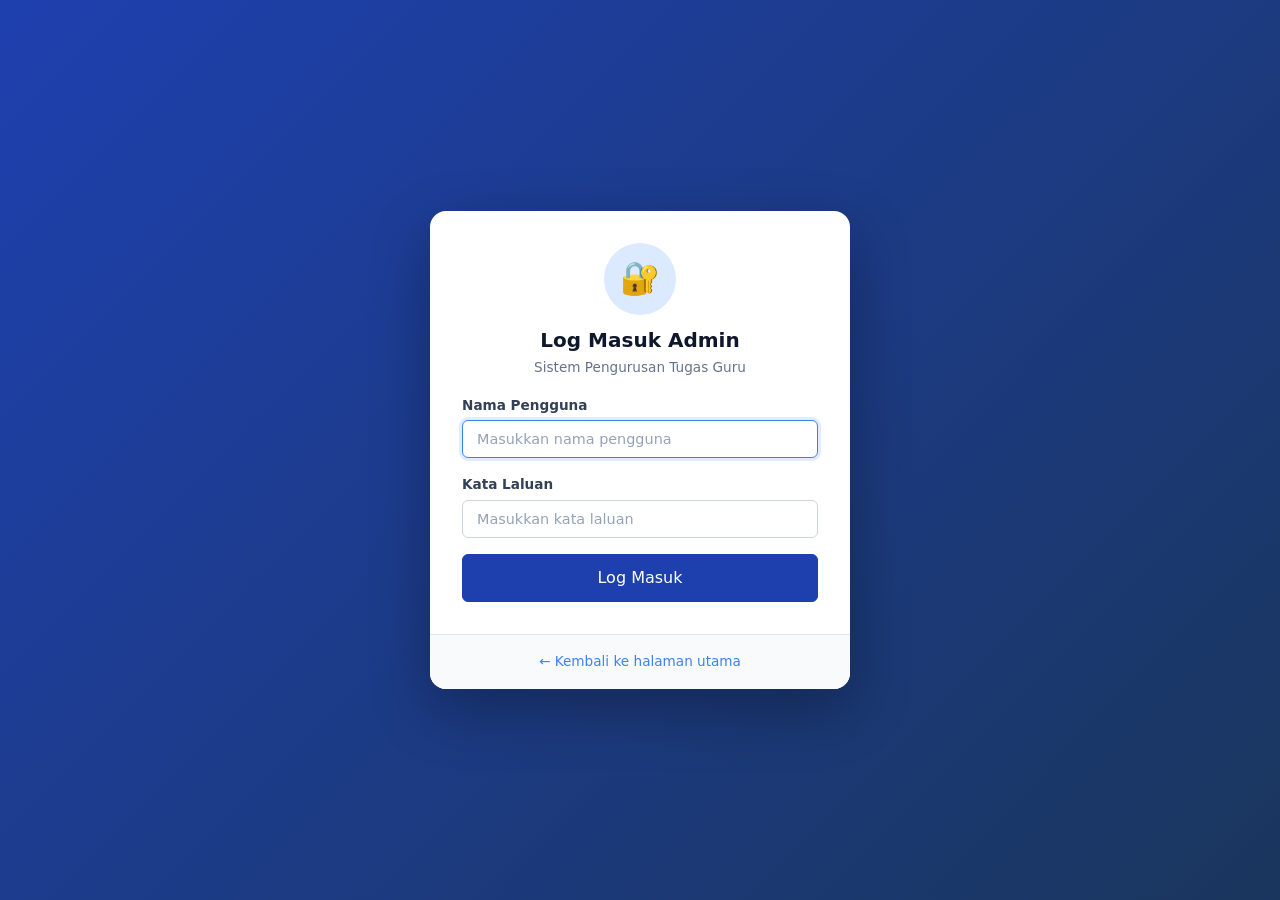
<file: admin/tugas.html>
<!DOCTYPE html>
<html lang="ms">
<head>
  <meta charset="UTF-8">
  <meta name="viewport" content="width=device-width, initial-scale=1.0">
  <title>Urus Tugas - Sistem Tugas Guru</title>
  <link rel="stylesheet" href="../css/style.css">
</head>
<body>

<nav class="navbar">
  <div class="navbar-brand">📋 STG Admin</div>
  <button class="navbar-toggle" onclick="document.querySelector('.navbar-nav').classList.toggle('show')">☰</button>
  <ul class="navbar-nav">
    <li class="nav-item"><a class="nav-link" href="index.html">🏠 Dashboard</a></li>
    <li class="nav-item"><a class="nav-link" href="guru.html">👨‍🏫 Guru</a></li>
    <li class="nav-item"><a class="nav-link active" href="tugas.html">📝 Tugas</a></li>
    <li class="nav-item"><a class="nav-link" href="tugasan.html">📌 Tugasan</a></li>
    <li class="nav-item"><a class="nav-link" href="laporan.html">📊 Laporan</a></li>
    <li class="nav-item"><a class="nav-link" href="tetapan.html">⚙️ Tetapan</a></li>
    <li class="nav-item"><a class="nav-link logout-btn" href="#" onclick="stg.logout()">🚪 Log Keluar</a></li>
  </ul>
</nav>

<main class="section">
  <div class="container">

    <div class="page-header d-flex flex-wrap justify-between align-center gap-2">
      <div>
        <h2>📝 Urus Tugas</h2>
        <p>Tambah, kemaskini dan padam data tugas</p>
      </div>
    </div>

    <!-- Add Tugas Form -->
    <div class="card mb-4">
      <div class="card-header">
        <h3>➕ Tambah Tugas Baru</h3>
      </div>
      <div class="card-body">
        <form onsubmit="addNewTugas(event)" class="row" style="gap:0;margin:0;">
          <div class="col-12 col-md-3" style="padding-right:8px;">
            <div class="form-group">
              <label for="tugasNama">Nama Tugas</label>
              <input type="text" id="tugasNama" class="form-control" placeholder="Cth: Guru Kelas" required>
            </div>
          </div>
          <div class="col-12 col-md-2" style="padding:0 8px;">
            <div class="form-group">
              <label for="tugasPoint">Mata (Point)</label>
              <input type="number" id="tugasPoint" class="form-control" placeholder="5" min="1" max="100" required>
            </div>
          </div>
          <div class="col-12 col-md-3" style="padding:0 8px;">
            <div class="form-group">
              <label for="tugasKategori">Kategori</label>
              <select id="tugasKategori" class="form-control" required>
                <option value="">— Pilih —</option>
                <option value="k1">Pentadbiran</option>
                <option value="k2">Kurikulum</option>
                <option value="k3">HEM</option>
                <option value="k4">Kokurikulum</option>
              </select>
            </div>
          </div>
          <div class="col-12 col-md-4" style="padding:0 8px;">
            <div class="form-group">
              <label for="tugasPenerangan">Penerangan</label>
              <input type="text" id="tugasPenerangan" class="form-control" placeholder="Penerangan ringkas" style="min-height:unset;">
            </div>
          </div>
          <div class="col-12" style="padding-left:8px;margin-top:4px;">
            <button type="submit" class="btn btn-primary">➕ Tambah Tugas</button>
          </div>
        </form>
      </div>
    </div>

    <!-- Tugas Table -->
    <div class="card">
      <div class="card-header">
        <h3>📋 Senarai Tugas</h3>
        <span class="text-muted" id="tugasCount">0 tugas</span>
      </div>
      <div class="card-body">
        <div class="table-container">
          <table class="table-responsive-mobile" id="tugasTable">
            <thead>
              <tr>
                <th>#</th>
                <th>Nama Tugas</th>
                <th>Mata</th>
                <th>Kategori</th>
                <th>Penerangan</th>
                <th>Bil. Guru</th>
                <th>Tindakan</th>
              </tr>
            </thead>
            <tbody id="tugasTbody">
              <!-- Filled by JS -->
            </tbody>
          </table>
        </div>
      </div>
    </div>

  </div>
</main>

<script src="../js/data.js"></script>
<script src="../js/app.js"></script>
<script>
// === Tugas Management ===

function renderTugas() {
  var list = getTugas();
  var tugasan = getTugasan();
  var tbody = document.getElementById('tugasTbody');
  document.getElementById('tugasCount').textContent = list.length + ' tugas';

  if (list.length === 0) {
    tbody.innerHTML = '<tr><td colspan="7" class="text-center text-muted">Tiada tugas didaftarkan</td></tr>';
    return;
  }

  var html = '';
  list.forEach(function(t, i) {
    var kategoriNama = stg.kategoriNamaBoleh(t.kategori);
    var kategoriClass = stg.kategoriBadgeClass(t.kategori);
    var bilGuru = tugasan.filter(function(a) { return a.tugasId === t.id; }).length;

    html += '<tr>';
    html += '<td data-label="#">' + (i + 1) + '</td>';
    html += '<td data-label="Nama Tugas"><strong>' + t.nama + '</strong></td>';
    html += '<td data-label="Mata"><span class="badge badge-pt">' + t.point + '</span></td>';
    html += '<td data-label="Kategori"><span class="badge-kategori badge-' + kategoriClass + '">' + kategoriNama + '</span></td>';
    html += '<td data-label="Penerangan"><span class="text-muted">' + (t.penerangan || '—') + '</span></td>';
    html += '<td data-label="Bil. Guru"><span class="badge badge-primary">' + bilGuru + '</span></td>';
    html += '<td data-label="Tindakan">';
    html += '<button class="btn btn-sm btn-danger" onclick="confirmDeleteTugas(\'' + t.id + '\', \'' + t.nama.replace(/'/g, "\\'") + '\')">🗑️ Padam</button>';
    html += '</td>';
    html += '</tr>';
  });

  tbody.innerHTML = html;
}

function addNewTugas(e) {
  e.preventDefault();
  var nama = document.getElementById('tugasNama').value;
  var point = document.getElementById('tugasPoint').value;
  var kategori = document.getElementById('tugasKategori').value;
  var penerangan = document.getElementById('tugasPenerangan').value;

  if (!nama || !point || !kategori) {
    stg.showFlash('Sila isi ruangan wajib (Nama, Mata, Kategori).', 'danger');
    return;
  }

  var result = addTugas(nama, point, kategori, penerangan);
  if (result) {
    stg.showFlash('Tugas "' + nama + '" (' + point + ' pt) berjaya ditambah!', 'success');
    document.getElementById('tugasNama').value = '';
    document.getElementById('tugasPoint').value = '';
    document.getElementById('tugasKategori').value = '';
    document.getElementById('tugasPenerangan').value = '';
    document.getElementById('tugasNama').focus();
    renderTugas();
  }
}

function confirmDeleteTugas(id, nama) {
  if (!confirm('Anda pasti ingin memadam tugas "' + nama + '"? Semua tugasan berkaitan juga akan dipadam.')) {
    return;
  }
  deleteTugas(id);
  stg.showFlash('Tugas "' + nama + '" telah dipadam.', 'warning');
  renderTugas();
}

// === Init ===
renderTugas();
</script>

</body>
</html>
</file>
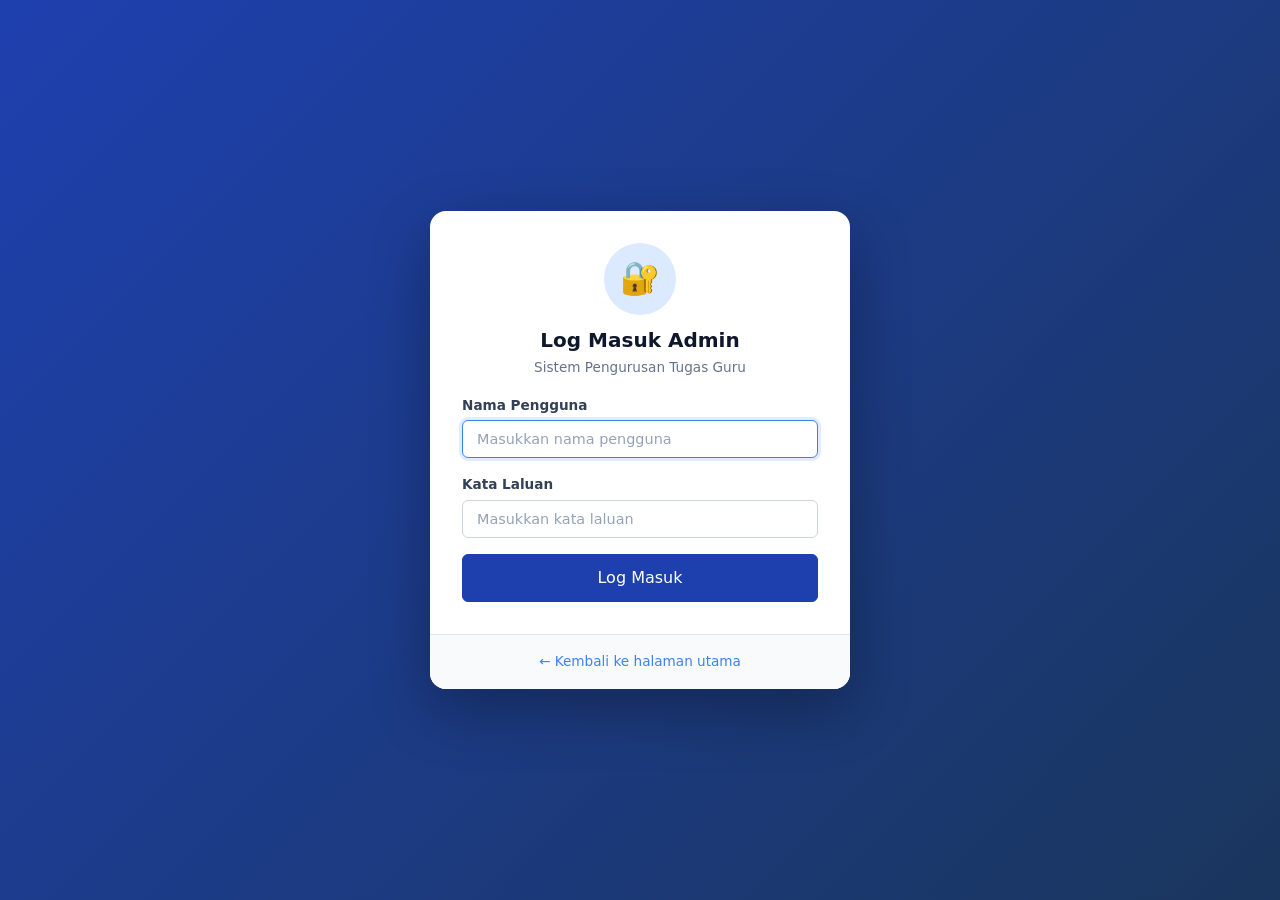
<file: admin/tugasan.html>
<!DOCTYPE html>
<html lang="ms">
<head>
  <meta charset="UTF-8">
  <meta name="viewport" content="width=device-width, initial-scale=1.0">
  <title>Urus Tugasan - Sistem Tugas Guru</title>
  <link rel="stylesheet" href="../css/style.css">
</head>
<body>

<nav class="navbar">
  <div class="navbar-brand">📋 STG Admin</div>
  <button class="navbar-toggle" onclick="document.querySelector('.navbar-nav').classList.toggle('show')">☰</button>
  <ul class="navbar-nav">
    <li class="nav-item"><a class="nav-link" href="index.html">🏠 Dashboard</a></li>
    <li class="nav-item"><a class="nav-link" href="guru.html">👨‍🏫 Guru</a></li>
    <li class="nav-item"><a class="nav-link" href="tugas.html">📝 Tugas</a></li>
    <li class="nav-item"><a class="nav-link active" href="tugasan.html">📌 Tugasan</a></li>
    <li class="nav-item"><a class="nav-link" href="laporan.html">📊 Laporan</a></li>
    <li class="nav-item"><a class="nav-link" href="tetapan.html">⚙️ Tetapan</a></li>
    <li class="nav-item"><a class="nav-link logout-btn" href="#" onclick="stg.logout()">🚪 Log Keluar</a></li>
  </ul>
</nav>

<main class="section">
  <div class="container">

    <div class="page-header d-flex flex-wrap justify-between align-center gap-2">
      <div>
        <h2>📌 Urus Tugasan</h2>
        <p>Berikan tugas kepada guru-guru</p>
      </div>
    </div>

    <!-- Assign Form -->
    <div class="card mb-4">
      <div class="card-header">
        <h3>➕ Tugaskan Tugas kepada Guru</h3>
      </div>
      <div class="card-body">
        <form onsubmit="assignNewTugasan(event)" class="row" style="gap:0;margin:0;">
          <div class="col-12 col-md-4" style="padding-right:8px;">
            <div class="form-group">
              <label for="assignGuru">Pilih Guru</label>
              <select id="assignGuru" class="form-control" required>
                <option value="">— Pilih Guru —</option>
              </select>
            </div>
          </div>
          <div class="col-12 col-md-4" style="padding:0 8px;">
            <div class="form-group">
              <label for="assignTugas">Pilih Tugas</label>
              <select id="assignTugas" class="form-control" required>
                <option value="">— Pilih Tugas —</option>
              </select>
            </div>
          </div>
          <div class="col-12 col-md-2" style="padding:0 8px;">
            <div class="form-group">
              <label for="assignTarikh">Tarikh</label>
              <input type="date" id="assignTarikh" class="form-control">
            </div>
          </div>
          <div class="col-12 col-md-2 d-flex align-center" style="padding-left:8px;">
            <div class="form-group" style="width:100%;padding-top:22px;">
              <button type="submit" class="btn btn-primary btn-block">📌 Tugaskan</button>
            </div>
          </div>
        </form>
      </div>
    </div>

    <!-- Filter by Teacher -->
    <div class="card mb-4">
      <div class="card-header">
        <h3>🔍 Tapis mengikut Guru</h3>
      </div>
      <div class="card-body">
        <div class="row" style="gap:0;margin:0;">
          <div class="col-12 col-md-6" style="padding-right:8px;">
            <select id="filterGuru" class="form-control" onchange="renderTugasan()">
              <option value="all">Semua Guru</option>
            </select>
          </div>
          <div class="col-12 col-md-6" style="padding-left:8px;">
            <select id="filterKategori" class="form-control" onchange="renderTugasan()">
              <option value="all">Semua Kategori</option>
              <option value="k1">Pentadbiran</option>
              <option value="k2">Kurikulum</option>
              <option value="k3">HEM</option>
              <option value="k4">Kokurikulum</option>
            </select>
          </div>
        </div>
      </div>
    </div>

    <!-- Tugasan Table -->
    <div class="card">
      <div class="card-header">
        <h3>📋 Senarai Tugasan</h3>
        <span class="text-muted" id="tugasanCount">0 tugasan</span>
      </div>
      <div class="card-body">
        <div class="table-container">
          <table class="table-responsive-mobile" id="tugasanTable">
            <thead>
              <tr>
                <th>#</th>
                <th>Guru</th>
                <th>Tugas</th>
                <th>Kategori</th>
                <th>Mata</th>
                <th>Status</th>
                <th>Tarikh</th>
                <th>Tindakan</th>
              </tr>
            </thead>
            <tbody id="tugasanTbody">
              <!-- Filled by JS -->
            </tbody>
          </table>
        </div>
      </div>
    </div>

  </div>
</main>

<script src="../js/data.js"></script>
<script src="../js/app.js"></script>
<script>
// === Tugasan Management ===

function populateDropdowns() {
  // Guru dropdown
  var guruSelect = document.getElementById('assignGuru');
  var filterGuru = document.getElementById('filterGuru');
  var guruList = getGuru();

  guruList.forEach(function(g) {
    guruSelect.innerHTML += '<option value="' + g.id + '">' + g.nama + '</option>';
    filterGuru.innerHTML += '<option value="' + g.id + '">' + g.nama + '</option>';
  });

  // Tugas dropdown
  var tugasSelect = document.getElementById('assignTugas');
  var tugasList = getTugas();

  tugasList.forEach(function(t) {
    tugasSelect.innerHTML += '<option value="' + t.id + '">' + t.nama + ' (' + t.point + ' pt)</option>';
  });

  // Set default date
  var today = new Date().toISOString().split('T')[0];
  document.getElementById('assignTarikh').value = today;
}

function renderTugasan() {
  var list = getTugasan();
  var guru = getGuru();
  var tugas = getTugas();
  var filterGuruVal = document.getElementById('filterGuru').value;
  var filterKatVal = document.getElementById('filterKategori').value;

  // Apply filters
  if (filterGuruVal !== 'all') {
    list = list.filter(function(a) { return a.guruId === filterGuruVal; });
  }
  if (filterKatVal !== 'all') {
    // Get tugas ids in that kategori
    var tugasInKat = tugas.filter(function(t) { return t.kategori === filterKatVal; }).map(function(t) { return t.id; });
    list = list.filter(function(a) { return tugasInKat.indexOf(a.tugasId) !== -1; });
  }

  var tbody = document.getElementById('tugasanTbody');
  document.getElementById('tugasanCount').textContent = list.length + ' tugasan';

  if (list.length === 0) {
    tbody.innerHTML = '<tr><td colspan="8" class="text-center text-muted">Tiada tugasan buat masa ini</td></tr>';
    return;
  }

  var html = '';
  list.forEach(function(a, i) {
    var g = guru.find(function(g) { return g.id === a.guruId; });
    var t = tugas.find(function(t) { return t.id === a.tugasId; });
    var guruNama = g ? g.nama : '—';
    var tugasNama = t ? t.nama : '—';
    var tugasPoint = t ? t.point : 0;
    var kategoriNama = t ? stg.kategoriNamaBoleh(t.kategori) : '—';
    var kategoriClass = t ? stg.kategoriBadgeClass(t.kategori) : '';
    var statusClass = a.status === 'Aktif' ? 'badge-success' : 'badge-warning';

    html += '<tr>';
    html += '<td data-label="#">' + (i + 1) + '</td>';
    html += '<td data-label="Guru"><strong>' + guruNama + '</strong></td>';
    html += '<td data-label="Tugas">' + tugasNama + '</td>';
    html += '<td data-label="Kategori"><span class="badge-kategori badge-' + kategoriClass + '">' + kategoriNama + '</span></td>';
    html += '<td data-label="Mata"><span class="badge badge-pt">' + tugasPoint + '</span></td>';
    html += '<td data-label="Status"><span class="badge ' + statusClass + '">' + a.status + '</span></td>';
    html += '<td data-label="Tarikh">' + stg.formatDate(a.tarikh) + '</td>';
    html += '<td data-label="Tindakan">';
    html += '<div class="actions">';
    if (a.status === 'Aktif') {
      html += '<button class="btn btn-sm btn-warning" onclick="tukarStatus(\'' + a.id + '\', \'Selesai\')">✅ Selesai</button>';
    } else {
      html += '<button class="btn btn-sm btn-accent" onclick="tukarStatus(\'' + a.id + '\', \'Aktif\')">🔄 Aktifkan</button>';
    }
    html += '<button class="btn btn-sm btn-danger" onclick="confirmDeleteTugasan(\'' + a.id + '\')">🗑️</button>';
    html += '</div>';
    html += '</td>';
    html += '</tr>';
  });

  tbody.innerHTML = html;
}

function assignNewTugasan(e) {
  e.preventDefault();
  var guruId = document.getElementById('assignGuru').value;
  var tugasId = document.getElementById('assignTugas').value;
  var tarikh = document.getElementById('assignTarikh').value;

  if (!guruId || !tugasId) {
    stg.showFlash('Sila pilih guru dan tugas.', 'danger');
    return;
  }

  var result = assignTugas(guruId, tugasId, tarikh);

  if (result.error) {
    stg.showFlash(result.error, 'warning');
    return;
  }

  if (result.success) {
    // Get names for flash
    var guru = getGuru().find(function(g) { return g.id === guruId; });
    var tugas = getTugas().find(function(t) { return t.id === tugasId; });
    stg.showFlash('Tugas "' + (tugas ? tugas.nama : '') + '" berjaya diberikan kepada ' + (guru ? guru.nama : ''), 'success');
    document.getElementById('assignGuru').value = '';
    document.getElementById('assignTugas').value = '';
    renderTugasan();
  }
}

function confirmDeleteTugasan(id) {
  if (!confirm('Anda pasti ingin memadam tugasan ini?')) {
    return;
  }
  deleteTugasan(id);
  stg.showFlash('Tugasan telah dipadam.', 'warning');
  renderTugasan();
}

function tukarStatus(id, statusBaru) {
  updateTugasanStatus(id, statusBaru);
  stg.showFlash('Status tugasan dikemaskini kepada "' + statusBaru + '".', 'success');
  renderTugasan();
}

// === Init ===
populateDropdowns();
renderTugasan();
</script>

</body>
</html>
</file>
<file: css/style.css>
/* ============================================================
   SISTEM TUGAS GURU - SMK (P) JALAN IPOH
   Blue/White School Theme — Pure CSS, Bootstrap-style
   ============================================================ */

/* --- CSS Variables / Theme --- */
:root {
  --primary: #1e40af;
  --primary-dark: #1a365d;
  --primary-light: #dbeafe;
  --accent: #3b82f6;
  --accent-light: #93c5fd;
  --accent-dark: #2563eb;
  --success: #10b981;
  --warning: #f59e0b;
  --danger: #ef4444;
  --info: #06b6d4;
  --white: #ffffff;
  --gray-50: #f8fafc;
  --gray-100: #f1f5f9;
  --gray-200: #e2e8f0;
  --gray-300: #cbd5e1;
  --gray-400: #94a3b8;
  --gray-500: #64748b;
  --gray-600: #475569;
  --gray-700: #334155;
  --gray-800: #1e293b;
  --gray-900: #0f172a;
  --radius: 10px;
  --radius-sm: 6px;
  --radius-lg: 16px;
  --shadow: 0 1px 3px rgba(0,0,0,0.08), 0 1px 2px rgba(0,0,0,0.06);
  --shadow-md: 0 4px 6px -1px rgba(0,0,0,0.1), 0 2px 4px -1px rgba(0,0,0,0.06);
  --shadow-lg: 0 10px 15px -3px rgba(0,0,0,0.1), 0 4px 6px -2px rgba(0,0,0,0.05);
  --font: 'Segoe UI', system-ui, -apple-system, BlinkMacSystemFont, sans-serif;
  --transition: all 0.2s ease;
}

/* --- Reset & Base --- */
*, *::before, *::after {
  box-sizing: border-box;
  margin: 0;
  padding: 0;
}

html {
  font-size: 16px;
  scroll-behavior: smooth;
}

body {
  font-family: var(--font);
  background: var(--gray-50);
  color: var(--gray-800);
  line-height: 1.6;
  min-height: 100vh;
}

a {
  color: var(--accent);
  text-decoration: none;
  transition: var(--transition);
}
a:hover {
  color: var(--primary-dark);
}

img {
  max-width: 100%;
  height: auto;
}

/* --- Typography --- */
h1, h2, h3, h4, h5, h6 {
  font-weight: 700;
  line-height: 1.3;
  color: var(--gray-900);
}

h1 { font-size: 1.75rem; }
h2 { font-size: 1.5rem; }
h3 { font-size: 1.25rem; }
h4 { font-size: 1.125rem; }

.text-muted {
  color: var(--gray-500);
}
.text-primary {
  color: var(--primary);
}
.text-accent {
  color: var(--accent);
}
.text-success {
  color: var(--success);
}
.text-danger {
  color: var(--danger);
}
.text-warning {
  color: var(--warning);
}
.text-center {
  text-align: center;
}
.text-right {
  text-align: right;
}

/* --- Header / School Brand --- */
.school-header {
  background: linear-gradient(135deg, var(--primary) 0%, var(--primary-dark) 100%);
  color: var(--white);
  padding: 1.25rem 1.5rem;
  position: relative;
  overflow: hidden;
}
.school-header::after {
  content: '';
  position: absolute;
  top: -50%;
  right: -10%;
  width: 300px;
  height: 300px;
  background: rgba(255,255,255,0.05);
  border-radius: 50%;
  pointer-events: none;
}
.school-header .school-name {
  font-size: 1.5rem;
  font-weight: 800;
  letter-spacing: 0.5px;
}
.school-header .school-subtitle {
  font-size: 0.875rem;
  opacity: 0.9;
  margin-top: 2px;
}
.school-header .header-logo {
  display: flex;
  align-items: center;
  gap: 12px;
}
.school-header .header-logo .logo-icon {
  width: 48px;
  height: 48px;
  background: rgba(255,255,255,0.2);
  border-radius: 50%;
  display: flex;
  align-items: center;
  justify-content: center;
  font-size: 1.5rem;
  font-weight: 700;
}
@media (max-width: 576px) {
  .school-header { padding: 1rem; }
  .school-header .school-name { font-size: 1.125rem; }
}

/* --- Navbar --- */
.navbar {
  background: var(--white);
  border-bottom: 1px solid var(--gray-200);
  padding: 0 1.5rem;
  display: flex;
  align-items: center;
  justify-content: space-between;
  height: 60px;
  box-shadow: var(--shadow);
  position: sticky;
  top: 0;
  z-index: 1000;
}
.navbar-brand {
  font-weight: 700;
  font-size: 1.125rem;
  color: var(--primary);
  display: flex;
  align-items: center;
  gap: 8px;
}
.navbar-brand:hover { color: var(--primary-dark); }
.navbar-nav {
  display: flex;
  align-items: center;
  gap: 4px;
  list-style: none;
}
.navbar-nav .nav-item { position: relative; }
.navbar-nav .nav-link {
  padding: 8px 14px;
  border-radius: var(--radius-sm);
  color: var(--gray-600);
  font-weight: 500;
  font-size: 0.875rem;
  transition: var(--transition);
  white-space: nowrap;
}
.navbar-nav .nav-link:hover {
  background: var(--primary-light);
  color: var(--primary);
}
.navbar-nav .nav-link.active {
  background: var(--primary);
  color: var(--white);
}
.navbar-nav .nav-link.logout-btn {
  color: var(--danger);
}
.navbar-nav .nav-link.logout-btn:hover {
  background: #fef2f2;
  color: var(--danger);
}
.navbar-toggle {
  display: none;
  background: none;
  border: none;
  font-size: 1.5rem;
  color: var(--primary);
  cursor: pointer;
  padding: 4px;
}
@media (max-width: 768px) {
  .navbar-toggle {
    display: block;
  }
  .navbar-nav {
    display: none;
    position: absolute;
    top: 60px;
    left: 0;
    right: 0;
    background: var(--white);
    flex-direction: column;
    padding: 12px;
    border-bottom: 1px solid var(--gray-200);
    box-shadow: var(--shadow-md);
    z-index: 999;
  }
  .navbar-nav.show {
    display: flex;
  }
  .navbar-nav .nav-link {
    width: 100%;
    padding: 10px 14px;
  }
}

/* --- Container & Layout --- */
.container {
  max-width: 1200px;
  margin: 0 auto;
  padding: 0 1.5rem;
}
.container-fluid {
  padding: 0 1.5rem;
}
.section {
  padding: 2rem 0;
}
.section-sm {
  padding: 1rem 0;
}

/* --- Cards --- */
.card {
  background: var(--white);
  border-radius: var(--radius);
  box-shadow: var(--shadow);
  overflow: hidden;
  transition: var(--transition);
}
.card:hover {
  box-shadow: var(--shadow-md);
}
.card-header {
  padding: 1rem 1.25rem;
  border-bottom: 1px solid var(--gray-200);
  display: flex;
  align-items: center;
  justify-content: space-between;
  flex-wrap: wrap;
  gap: 8px;
}
.card-header h3 {
  font-size: 1rem;
  font-weight: 600;
  color: var(--gray-800);
}
.card-body {
  padding: 1.25rem;
}
.card-footer {
  padding: 0.875rem 1.25rem;
  border-top: 1px solid var(--gray-200);
  background: var(--gray-50);
}
.card-title {
  font-weight: 600;
  margin-bottom: 0.5rem;
}
.card-subtitle {
  color: var(--gray-500);
  font-size: 0.875rem;
  margin-bottom: 1rem;
}

/* --- Teacher Card (index.html) --- */
.teacher-card {
  background: var(--white);
  border-radius: var(--radius);
  box-shadow: var(--shadow);
  overflow: hidden;
  transition: var(--transition);
  border-left: 4px solid var(--accent);
}
.teacher-card:hover {
  transform: translateY(-2px);
  box-shadow: var(--shadow-md);
}
.teacher-card .card-top {
  padding: 1.25rem;
  display: flex;
  align-items: center;
  gap: 12px;
}
.teacher-card .avatar {
  width: 52px;
  height: 52px;
  border-radius: 50%;
  background: linear-gradient(135deg, var(--primary), var(--accent));
  color: var(--white);
  display: flex;
  align-items: center;
  justify-content: center;
  font-weight: 700;
  font-size: 1.25rem;
  flex-shrink: 0;
}
.teacher-card .teacher-info h4 {
  font-size: 1rem;
  margin-bottom: 2px;
}
.teacher-card .teacher-info .jawatan {
  font-size: 0.8rem;
  color: var(--gray-500);
}
.teacher-card .card-body {
  padding: 0 1.25rem 1.25rem;
}
.teacher-card .task-count {
  display: inline-block;
  background: var(--primary-light);
  color: var(--primary);
  font-size: 0.75rem;
  font-weight: 600;
  padding: 2px 10px;
  border-radius: 20px;
}
.teacher-card .task-list {
  margin-top: 10px;
  display: flex;
  flex-direction: column;
  gap: 6px;
}
.teacher-card .task-item {
  font-size: 0.85rem;
  padding: 6px 10px;
  background: var(--gray-50);
  border-radius: var(--radius-sm);
  display: flex;
  justify-content: space-between;
  align-items: center;
  border-left: 3px solid var(--accent-light);
}
.teacher-card .task-item .task-point {
  background: var(--accent);
  color: white;
  font-size: 0.7rem;
  font-weight: 700;
  padding: 1px 8px;
  border-radius: 10px;
  white-space: nowrap;
}
.teacher-card .task-item .kategori-badge {
  font-size: 0.65rem;
  padding: 1px 6px;
  border-radius: 4px;
  font-weight: 600;
}

/* --- Stat Cards --- */
.stat-card {
  background: var(--white);
  border-radius: var(--radius);
  padding: 1.25rem;
  box-shadow: var(--shadow);
  display: flex;
  align-items: center;
  gap: 16px;
  transition: var(--transition);
}
.stat-card:hover {
  transform: translateY(-2px);
  box-shadow: var(--shadow-md);
}
.stat-card .stat-icon {
  width: 52px;
  height: 52px;
  border-radius: 12px;
  display: flex;
  align-items: center;
  justify-content: center;
  font-size: 1.5rem;
  flex-shrink: 0;
}
.stat-card .stat-icon.blue {
  background: var(--primary-light);
  color: var(--primary);
}
.stat-card .stat-icon.green {
  background: #d1fae5;
  color: var(--success);
}
.stat-card .stat-icon.orange {
  background: #fef3c7;
  color: var(--warning);
}
.stat-card .stat-icon.purple {
  background: #e0e7ff;
  color: #6366f1;
}
.stat-card .stat-info h3 {
  font-size: 1.5rem;
  font-weight: 700;
  margin-bottom: 0;
  line-height: 1.2;
}
.stat-card .stat-info p {
  font-size: 0.8rem;
  color: var(--gray-500);
  margin: 0;
}

/* --- Grid --- */
.row {
  display: flex;
  flex-wrap: wrap;
  gap: 1.25rem;
}
.row:not(.no-gap) {
  margin: 0;
}
.col { flex: 1 1 0; }
.col-12 { flex: 0 0 100%; }
.col-11 { flex: 0 0 91.666%; }
.col-10 { flex: 0 0 83.333%; }
.col-9 { flex: 0 0 75%; }
.col-8 { flex: 0 0 66.666%; }
.col-7 { flex: 0 0 58.333%; }
.col-6 { flex: 0 0 50%; }
.col-5 { flex: 0 0 41.666%; }
.col-4 { flex: 0 0 33.333%; }
.col-3 { flex: 0 0 25%; }
.col-2 { flex: 0 0 16.666%; }

@media (max-width: 992px) {
  .col-md-12 { flex: 0 0 100%; }
  .col-md-6 { flex: 0 0 50%; }
}
@media (max-width: 768px) {
  .col-sm-12 { flex: 0 0 100%; }
  .col-6 { flex: 0 0 100%; }
  .col-4 { flex: 0 0 100%; }
  .col-3 { flex: 0 0 100%; }
}

/* --- Tables --- */
.table-container {
  overflow-x: auto;
  -webkit-overflow-scrolling: touch;
}
table {
  width: 100%;
  border-collapse: collapse;
  font-size: 0.9rem;
}
table thead {
  background: var(--gray-50);
}
table th {
  padding: 0.75rem 1rem;
  text-align: left;
  font-weight: 600;
  font-size: 0.8rem;
  text-transform: uppercase;
  letter-spacing: 0.5px;
  color: var(--gray-600);
  border-bottom: 2px solid var(--gray-200);
  white-space: nowrap;
}
table td {
  padding: 0.75rem 1rem;
  border-bottom: 1px solid var(--gray-200);
  vertical-align: middle;
}
table tbody tr {
  transition: var(--transition);
}
table tbody tr:hover {
  background: var(--gray-50);
}
table .actions {
  display: flex;
  gap: 6px;
}
table .badge {
  display: inline-block;
  padding: 2px 10px;
  border-radius: 20px;
  font-size: 0.75rem;
  font-weight: 600;
}
table .badge-primary { background: var(--primary-light); color: var(--primary); }
table .badge-success { background: #d1fae5; color: #065f46; }
table .badge-warning { background: #fef3c7; color: #92400e; }
table .badge-danger { background: #fef2f2; color: #991b1b; }
table .badge-info { background: #cffafe; color: #155e75; }
table .badge-pt { background: var(--accent); color: white; }

/* --- Forms --- */
.form-group {
  margin-bottom: 1rem;
}
.form-group label {
  display: block;
  font-weight: 600;
  font-size: 0.85rem;
  margin-bottom: 4px;
  color: var(--gray-700);
}
.form-control {
  width: 100%;
  padding: 10px 14px;
  border: 1px solid var(--gray-300);
  border-radius: var(--radius-sm);
  font-size: 0.9rem;
  font-family: var(--font);
  transition: var(--transition);
  background: var(--white);
  color: var(--gray-800);
}
.form-control:focus {
  outline: none;
  border-color: var(--accent);
  box-shadow: 0 0 0 3px rgba(59,130,246,0.15);
}
.form-control::placeholder {
  color: var(--gray-400);
}
select.form-control {
  cursor: pointer;
  appearance: auto;
}
textarea.form-control {
  min-height: 80px;
  resize: vertical;
}

/* --- Buttons --- */
.btn {
  display: inline-flex;
  align-items: center;
  justify-content: center;
  gap: 6px;
  padding: 8px 18px;
  border-radius: var(--radius-sm);
  font-size: 0.875rem;
  font-weight: 500;
  font-family: var(--font);
  border: 1px solid transparent;
  cursor: pointer;
  transition: var(--transition);
  text-decoration: none;
  white-space: nowrap;
  line-height: 1.4;
}
.btn:hover {
  transform: translateY(-1px);
}
.btn:active {
  transform: translateY(0);
}
.btn-primary {
  background: var(--primary);
  color: var(--white);
  border-color: var(--primary);
}
.btn-primary:hover {
  background: var(--primary-dark);
  border-color: var(--primary-dark);
  color: var(--white);
}
.btn-accent {
  background: var(--accent);
  color: var(--white);
  border-color: var(--accent);
}
.btn-accent:hover {
  background: var(--accent-dark);
  color: var(--white);
}
.btn-success {
  background: var(--success);
  color: var(--white);
}
.btn-success:hover {
  background: #059669;
  color: var(--white);
}
.btn-danger {
  background: var(--danger);
  color: var(--white);
}
.btn-danger:hover {
  background: #dc2626;
  color: var(--white);
}
.btn-warning {
  background: var(--warning);
  color: var(--white);
}
.btn-warning:hover {
  background: #d97706;
  color: var(--white);
}
.btn-outline {
  background: transparent;
  color: var(--primary);
  border-color: var(--gray-300);
}
.btn-outline:hover {
  background: var(--gray-50);
  border-color: var(--primary);
}
.btn-sm {
  padding: 4px 12px;
  font-size: 0.8rem;
}
.btn-lg {
  padding: 12px 24px;
  font-size: 1rem;
}
.btn-block {
  width: 100%;
  display: block;
}
.btn:disabled {
  opacity: 0.6;
  cursor: not-allowed;
  transform: none;
}

/* --- Filter Tabs --- */
.filter-tabs {
  display: flex;
  flex-wrap: wrap;
  gap: 6px;
  margin-bottom: 1.25rem;
}
.filter-tab {
  padding: 6px 16px;
  border-radius: 20px;
  font-size: 0.8rem;
  font-weight: 500;
  background: var(--white);
  border: 1px solid var(--gray-200);
  color: var(--gray-600);
  cursor: pointer;
  transition: var(--transition);
}
.filter-tab:hover {
  border-color: var(--accent);
  color: var(--accent);
}
.filter-tab.active {
  background: var(--primary);
  color: var(--white);
  border-color: var(--primary);
}

/* --- Search Bar --- */
.search-bar {
  position: relative;
  max-width: 400px;
}
.search-bar input {
  padding-left: 36px;
}
.search-bar .search-icon {
  position: absolute;
  left: 12px;
  top: 50%;
  transform: translateY(-50%);
  color: var(--gray-400);
  font-size: 0.9rem;
}

/* --- Alert / Flash --- */
.alert {
  padding: 12px 16px;
  border-radius: var(--radius-sm);
  font-size: 0.875rem;
  margin-bottom: 1rem;
  display: flex;
  align-items: center;
  gap: 8px;
}
.alert-success {
  background: #d1fae5;
  color: #065f46;
  border: 1px solid #a7f3d0;
}
.alert-danger {
  background: #fef2f2;
  color: #991b1b;
  border: 1px solid #fecaca;
}
.alert-info {
  background: var(--primary-light);
  color: var(--primary);
  border: 1px solid var(--accent-light);
}
.alert-warning {
  background: #fef3c7;
  color: #92400e;
  border: 1px solid #fde68a;
}
.alert-dismissible {
  position: relative;
  padding-right: 40px;
}
.alert .btn-close {
  position: absolute;
  right: 12px;
  top: 50%;
  transform: translateY(-50%);
  background: none;
  border: none;
  font-size: 1.25rem;
  cursor: pointer;
  color: inherit;
  opacity: 0.6;
}

/* --- Badges --- */
.badge-kategori {
  display: inline-block;
  padding: 2px 8px;
  border-radius: 4px;
  font-size: 0.7rem;
  font-weight: 600;
}
.badge-pentadbiran { background: #e0e7ff; color: #3730a3; }
.badge-kurikulum { background: #d1fae5; color: #065f46; }
.badge-hem { background: #fef3c7; color: #92400e; }
.badge-kokurikulum { background: #fce7f3; color: #9d174d; }

/* --- Login Page --- */
.login-page {
  min-height: 100vh;
  display: flex;
  align-items: center;
  justify-content: center;
  background: linear-gradient(135deg, var(--primary) 0%, var(--primary-dark) 100%);
  padding: 1.5rem;
}
.login-card {
  width: 100%;
  max-width: 420px;
  background: var(--white);
  border-radius: var(--radius-lg);
  box-shadow: 0 20px 60px rgba(0,0,0,0.3);
  overflow: hidden;
}
.login-card .login-header {
  padding: 2rem 2rem 1rem;
  text-align: center;
}
.login-card .login-header .login-icon {
  width: 72px;
  height: 72px;
  border-radius: 50%;
  background: var(--primary-light);
  color: var(--primary);
  display: flex;
  align-items: center;
  justify-content: center;
  font-size: 2rem;
  margin: 0 auto 12px;
}
.login-card .login-header h2 {
  font-size: 1.25rem;
  font-weight: 700;
}
.login-card .login-header p {
  color: var(--gray-500);
  font-size: 0.85rem;
  margin-top: 4px;
}
.login-card .login-body {
  padding: 0 2rem 2rem;
}
.login-card .login-footer {
  padding: 1rem 2rem;
  background: var(--gray-50);
  text-align: center;
  font-size: 0.85rem;
  color: var(--gray-500);
  border-top: 1px solid var(--gray-200);
}

/* --- Page Header --- */
.page-header {
  margin-bottom: 1.5rem;
}
.page-header h2 {
  font-size: 1.375rem;
  font-weight: 700;
  margin-bottom: 4px;
}
.page-header p {
  color: var(--gray-500);
  font-size: 0.875rem;
}

/* --- Top Right Links (Public) --- */
.top-actions {
  display: flex;
  gap: 8px;
  align-items: center;
}
.admin-link {
  display: inline-flex;
  align-items: center;
  gap: 6px;
  background: rgba(255,255,255,0.2);
  color: var(--white);
  padding: 6px 14px;
  border-radius: var(--radius-sm);
  font-size: 0.85rem;
  font-weight: 500;
  transition: var(--transition);
}
.admin-link:hover {
  background: rgba(255,255,255,0.3);
  color: var(--white);
}

/* --- No Data --- */
.no-data {
  text-align: center;
  padding: 3rem 1rem;
  color: var(--gray-400);
}
.no-data .no-data-icon {
  font-size: 3rem;
  margin-bottom: 12px;
}
.no-data p {
  font-size: 0.9rem;
}

/* --- CSS Bar Chart (Laporan) --- */
.chart-bar-container {
  display: flex;
  flex-direction: column;
  gap: 12px;
  padding: 8px 0;
}
.chart-bar-row {
  display: flex;
  align-items: center;
  gap: 12px;
}
.chart-bar-label {
  width: 140px;
  font-size: 0.85rem;
  font-weight: 500;
  text-align: right;
  flex-shrink: 0;
  color: var(--gray-700);
}
.chart-bar-track {
  flex: 1;
  height: 28px;
  background: var(--gray-100);
  border-radius: 6px;
  overflow: hidden;
  position: relative;
}
.chart-bar-fill {
  height: 100%;
  background: linear-gradient(90deg, var(--accent), var(--primary));
  border-radius: 6px;
  transition: width 0.8s ease;
  display: flex;
  align-items: center;
  justify-content: flex-end;
  padding-right: 8px;
  font-size: 0.75rem;
  font-weight: 700;
  color: var(--white);
  min-width: 40px;
}
.chart-bar-value {
  min-width: 50px;
  font-size: 0.85rem;
  font-weight: 600;
  color: var(--gray-600);
  flex-shrink: 0;
}

@media (max-width: 576px) {
  .chart-bar-label { width: 90px; font-size: 0.75rem; }
  .chart-bar-value { min-width: 36px; font-size: 0.75rem; }
}

/* --- Modal / Overlay --- */
.modal-overlay {
  position: fixed;
  inset: 0;
  background: rgba(0,0,0,0.5);
  display: flex;
  align-items: center;
  justify-content: center;
  z-index: 2000;
  padding: 1rem;
  animation: fadeIn 0.2s ease;
}
.modal-content {
  background: var(--white);
  border-radius: var(--radius);
  max-width: 500px;
  width: 100%;
  max-height: 90vh;
  overflow-y: auto;
  box-shadow: var(--shadow-lg);
  animation: slideUp 0.3s ease;
}
.modal-header {
  padding: 1rem 1.25rem;
  border-bottom: 1px solid var(--gray-200);
  display: flex;
  justify-content: space-between;
  align-items: center;
}
.modal-header h4 {
  font-size: 1.1rem;
}
.modal-header .btn-close {
  background: none;
  border: none;
  font-size: 1.5rem;
  cursor: pointer;
  color: var(--gray-500);
}
.modal-body {
  padding: 1.25rem;
}
.modal-footer {
  padding: 0.875rem 1.25rem;
  border-top: 1px solid var(--gray-200);
  display: flex;
  gap: 8px;
  justify-content: flex-end;
}

/* --- Footer --- */
.footer {
  text-align: center;
  padding: 1.5rem;
  color: var(--gray-400);
  font-size: 0.8rem;
  border-top: 1px solid var(--gray-200);
  margin-top: 2rem;
}

/* --- Empty State --- */
.empty-state {
  text-align: center;
  padding: 2.5rem 1rem;
  color: var(--gray-400);
}
.empty-state .empty-icon {
  font-size: 3rem;
  margin-bottom: 8px;
}
.empty-state h4 {
  color: var(--gray-500);
  margin-bottom: 4px;
}
.empty-state p {
  font-size: 0.875rem;
}

/* --- Animations --- */
@keyframes fadeIn {
  from { opacity: 0; }
  to { opacity: 1; }
}
@keyframes slideUp {
  from { opacity: 0; transform: translateY(20px); }
  to { opacity: 1; transform: translateY(0); }
}

/* --- Spacing Helpers --- */
.mt-1 { margin-top: 0.25rem; }
.mt-2 { margin-top: 0.5rem; }
.mt-3 { margin-top: 1rem; }
.mt-4 { margin-top: 1.5rem; }
.mt-5 { margin-top: 2rem; }
.mb-1 { margin-bottom: 0.25rem; }
.mb-2 { margin-bottom: 0.5rem; }
.mb-3 { margin-bottom: 1rem; }
.mb-4 { margin-bottom: 1.5rem; }
.mb-5 { margin-bottom: 2rem; }
.mr-1 { margin-right: 0.25rem; }
.mr-2 { margin-right: 0.5rem; }
.ml-2 { margin-left: 0.5rem; }
.p-3 { padding: 1rem; }
.p-4 { padding: 1.5rem; }
.px-3 { padding-left: 1rem; padding-right: 1rem; }
.py-3 { padding-top: 1rem; padding-bottom: 1rem; }

/* --- Flex Helpers --- */
.d-flex { display: flex; }
.align-center { align-items: center; }
.justify-between { justify-content: space-between; }
.flex-wrap { flex-wrap: wrap; }
.gap-2 { gap: 0.5rem; }
.gap-3 { gap: 1rem; }

/* --- Responsive Tables --- */
@media (max-width: 768px) {
  .table-responsive-mobile table,
  .table-responsive-mobile thead,
  .table-responsive-mobile tbody,
  .table-responsive-mobile th,
  .table-responsive-mobile td,
  .table-responsive-mobile tr {
    display: block;
  }
  .table-responsive-mobile thead {
    display: none;
  }
  .table-responsive-mobile tr {
    margin-bottom: 12px;
    border: 1px solid var(--gray-200);
    border-radius: var(--radius-sm);
    padding: 10px;
    background: var(--white);
  }
  .table-responsive-mobile td {
    display: flex;
    justify-content: space-between;
    align-items: center;
    padding: 6px 8px;
    border: none;
    font-size: 0.85rem;
  }
  .table-responsive-mobile td::before {
    content: attr(data-label);
    font-weight: 600;
    color: var(--gray-600);
    font-size: 0.8rem;
    margin-right: 8px;
  }
}

/* --- Print Styles --- */
@media print {
  .navbar, .school-header .top-actions, .btn, .no-print {
    display: none !important;
  }
  .card {
    box-shadow: none;
    border: 1px solid #ddd;
    break-inside: avoid;
  }
  .chart-bar-fill {
    background: #1e40af !important;
    -webkit-print-color-adjust: exact;
    print-color-adjust: exact;
  }
  body {
    background: white;
    font-size: 12px;
  }
}
</file>
